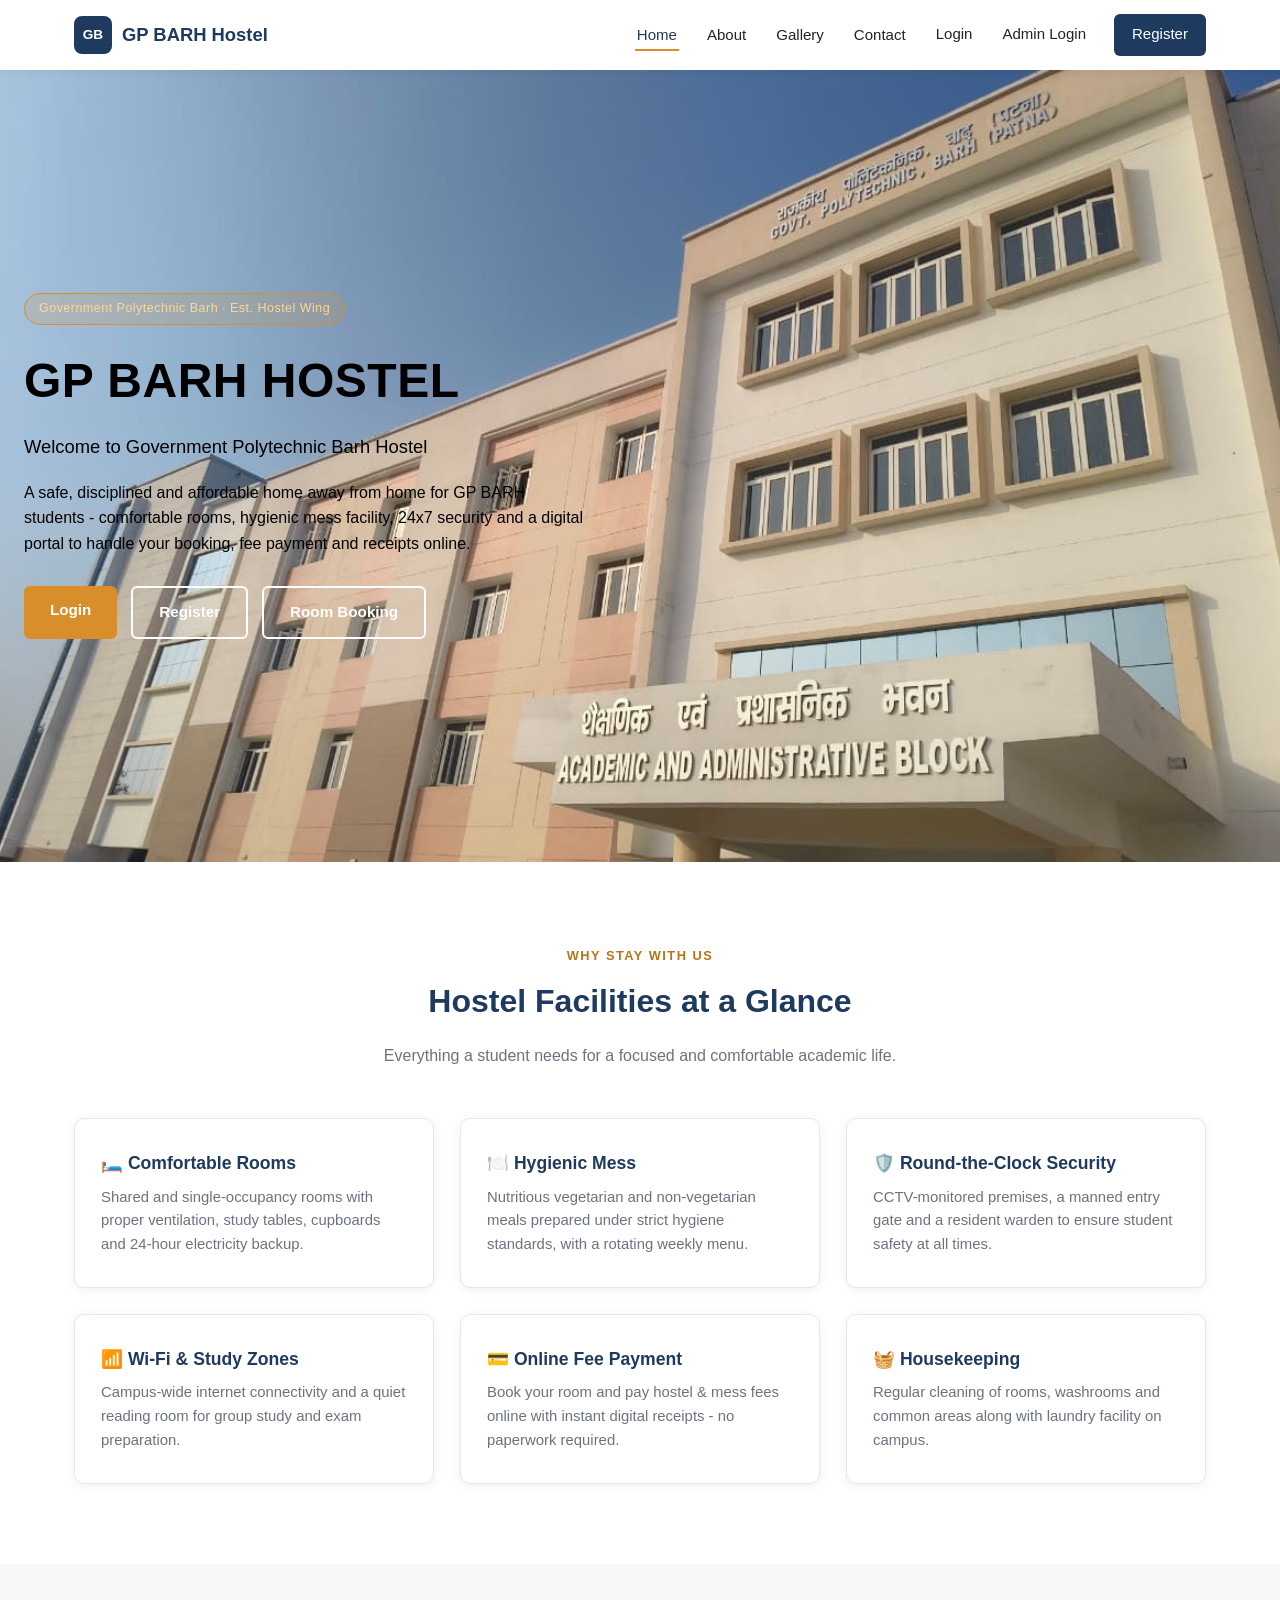
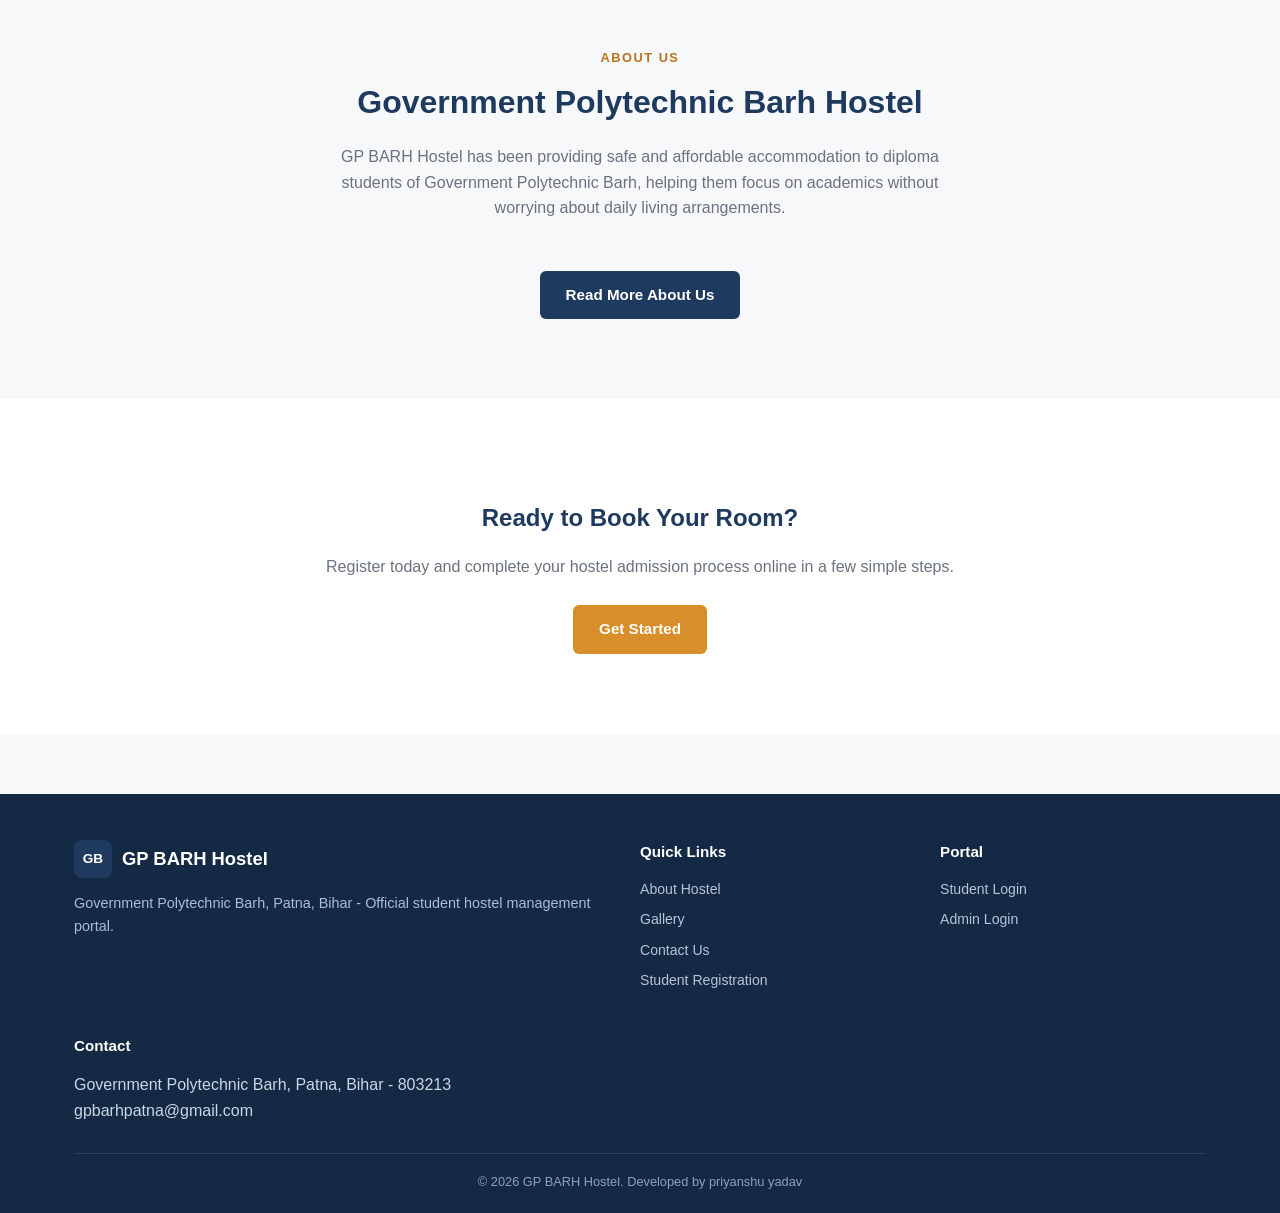
<file: index.html>
<!DOCTYPE html>
<html lang="en">
<head>
<meta charset="UTF-8" />
<meta name="viewport" content="width=device-width, initial-scale=1.0" />
<title>GP BARH Hostel | Government Polytechnic Barh</title>
<meta name="description" content="Official hostel management portal for Government Polytechnic Barh (GP BARH) - room booking, mess facility, fee payment and student services." />
<link rel="stylesheet" href="css/style.css" />
</head>
<body>

<!-- ===== Navbar ===== -->
<nav class="navbar">
  <div class="nav-inner">
    <a href="index.html" class="brand">
      <span class="brand-badge">GB</span>
      GP BARH Hostel
    </a>
    <ul class="nav-links" id="navLinks">
      <li><a href="index.html">Home</a></li>
      <li><a href="about.html">About</a></li>
      <li><a href="gallery.html">Gallery</a></li>
      <li><a href="contact.html">Contact</a></li>
      <li id="navAuthSlot" style="display:flex; gap:26px; align-items:center;">
        <a href="login.html">Login</a>
        <a href="admin-login.html">Admin Login</a>
        <a href="register.html" class="nav-cta">Register</a>
      </li>
    </ul>
    <button class="hamburger" id="hamburger" aria-label="Toggle menu">
      <span></span><span></span><span></span>
    </button>
  </div>
</nav>

<!-- ===== Hero ===== -->
<header class="hero">
  <div class="hero-content">
    <span class="tagline">Government Polytechnic Barh &middot; Est. Hostel Wing</span>
    <h1>GP BARH HOSTEL</h1>
    <h2>Welcome to Government Polytechnic Barh Hostel</h2>
    <p>
      A safe, disciplined and affordable home away from home for GP BARH students -
      comfortable rooms, hygienic mess facility, 24x7 security and a digital portal
      to handle your booking, fee payment and receipts online.
    </p>
    <div class="hero-buttons">
      <a href="login.html" class="btn btn-primary">Login</a>
      <a href="register.html" class="btn btn-outline">Register</a>
      <a href="login.html#roombook" class="btn btn-outline">Room Booking</a>
    </div>
  </div>
</header>

<!-- ===== Highlights ===== -->
<section class="section section-alt">
  <div class="container">
    <div class="section-header">
      <span class="eyebrow">Why Stay With Us</span>
      <h2>Hostel Facilities at a Glance</h2>
      <p>Everything a student needs for a focused and comfortable academic life.</p>
    </div>
    <div class="grid grid-3">
      <div class="card">
        <h3>🛏️ Comfortable Rooms</h3>
        <p>Shared and single-occupancy rooms with proper ventilation, study tables, cupboards and 24-hour electricity backup.</p>
      </div>
      <div class="card">
        <h3>🍽️ Hygienic Mess</h3>
        <p>Nutritious vegetarian and non-vegetarian meals prepared under strict hygiene standards, with a rotating weekly menu.</p>
      </div>
      <div class="card">
        <h3>🛡️ Round-the-Clock Security</h3>
        <p>CCTV-monitored premises, a manned entry gate and a resident warden to ensure student safety at all times.</p>
      </div>
      <div class="card">
        <h3>📶 Wi-Fi &amp; Study Zones</h3>
        <p>Campus-wide internet connectivity and a quiet reading room for group study and exam preparation.</p>
      </div>
      <div class="card">
        <h3>💳 Online Fee Payment</h3>
        <p>Book your room and pay hostel &amp; mess fees online with instant digital receipts - no paperwork required.</p>
      </div>
      <div class="card">
        <h3>🧺 Housekeeping</h3>
        <p>Regular cleaning of rooms, washrooms and common areas along with laundry facility on campus.</p>
      </div>
    </div>
  </div>
</section>

<!-- ===== About preview ===== -->
<section class="section">
  <div class="container">
    <div class="section-header">
      <span class="eyebrow">About Us</span>
      <h2>Government Polytechnic Barh Hostel</h2>
      <p>
        GP BARH Hostel has been providing safe and affordable accommodation to diploma students
        of Government Polytechnic Barh, helping them focus on academics without worrying about
        daily living arrangements.
      </p>
    </div>
    <div class="text-center">
      <a href="about.html" class="btn btn-dark">Read More About Us</a>
    </div>
  </div>
</section>

<!-- ===== CTA ===== -->
<section class="section section-alt">
  <div class="container text-center">
    <h2 style="color:var(--primary); margin-bottom:10px;">Ready to Book Your Room?</h2>
    <p style="color:var(--muted); margin-bottom:26px;">Register today and complete your hostel admission process online in a few simple steps.</p>
    <a href="register.html" class="btn btn-primary">Get Started</a>
  </div>
</section>

<!-- ===== Footer ===== -->
<footer class="footer">
  <div class="container">
    <div class="footer-grid">
      <div>
        <div class="brand" style="color:#fff; margin-bottom:10px;"><span class="brand-badge">GB</span> GP BARH Hostel</div>
        <p style="color:#a9bdd6; font-size:0.9rem;">Government Polytechnic Barh, Patna, Bihar - Official student hostel management portal.</p>
      </div>
      <div>
        <h4>Quick Links</h4>
        <ul>
          <li><a href="about.html">About Hostel</a></li>
          <li><a href="gallery.html">Gallery</a></li>
          <li><a href="contact.html">Contact Us</a></li>
          <li><a href="register.html">Student Registration</a></li>
        </ul>
      </div>
      <div>
        <h4>Portal</h4>
        <ul>
          <li><a href="login.html">Student Login</a></li>
          <li><a href="admin-login.html">Admin Login</a></li>
        </ul>
      </div>
      <div>
        <h4>Contact</h4>
        <ul>
          <li>Government Polytechnic Barh, Patna, Bihar - 803213</li>
          <li>gpbarhpatna@gmail.com</li>
        </ul>
      </div>
    </div>
    <div class="footer-bottom">&copy; 2026 GP BARH Hostel. Developed by priyanshu yadav </div>
  </div>
</footer>

<script src="js/main.js"></script>
</body>
</html>
</file>
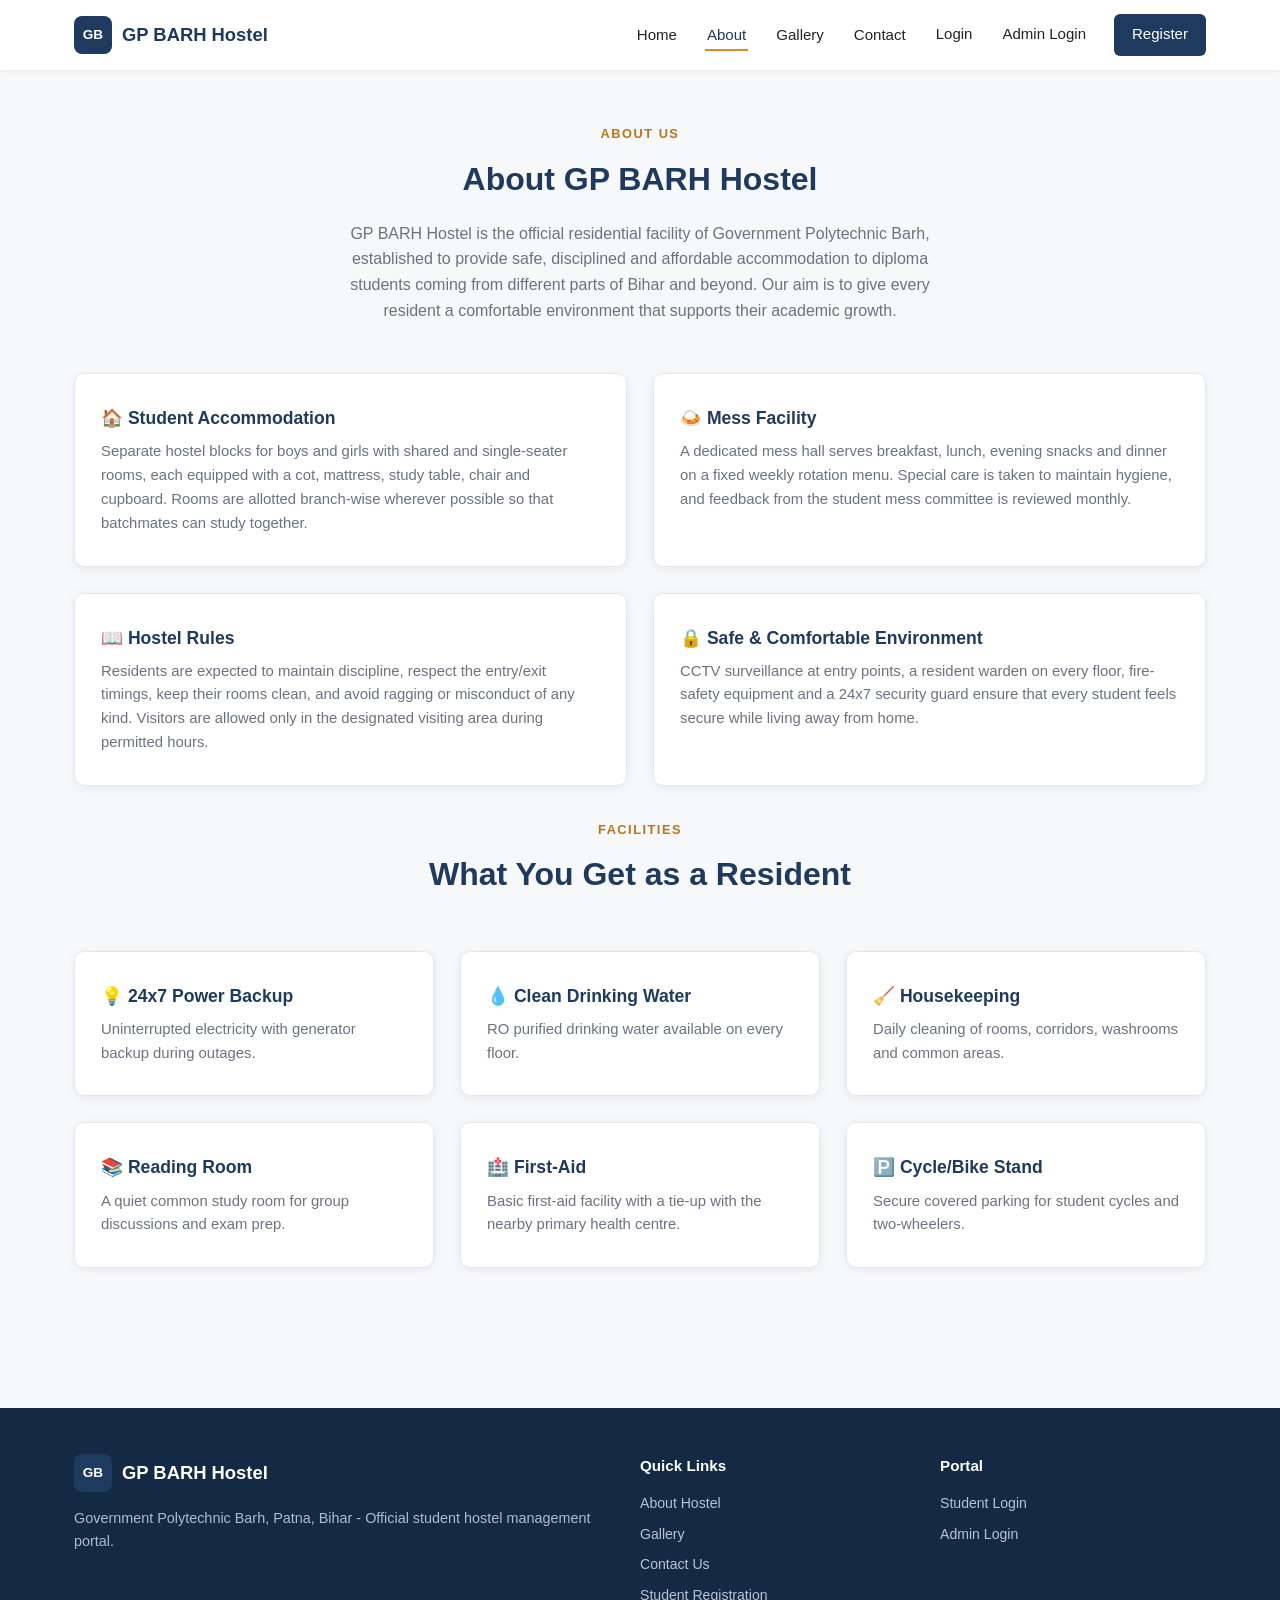
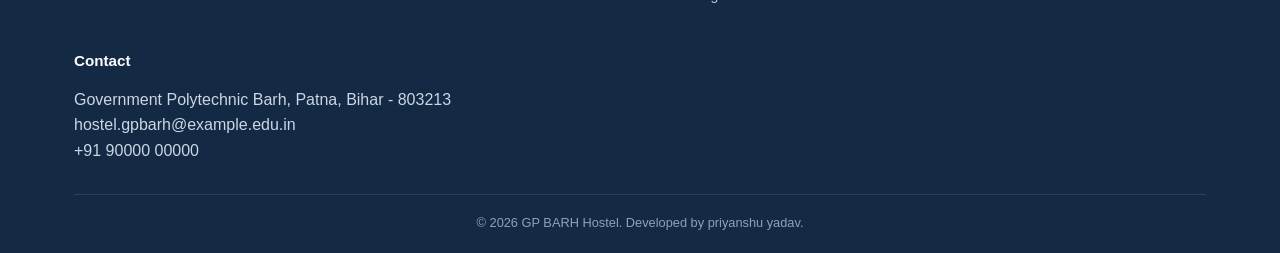
<file: about.html>
<!DOCTYPE html>
<html lang="en">
<head>
<meta charset="UTF-8" />
<meta name="viewport" content="width=device-width, initial-scale=1.0" />
<title>About | GP BARH Hostel</title>
<link rel="stylesheet" href="css/style.css"/>
</head>
<body>

<nav class="navbar">
  <div class="nav-inner">
    <a href="index.html" class="brand"><span class="brand-badge">GB</span>GP BARH Hostel</a>
    <ul class="nav-links" id="navLinks">
      <li><a href="index.html">Home</a></li>
      <li><a href="about.html">About</a></li>
      <li><a href="gallery.html">Gallery</a></li>
      <li><a href="contact.html">Contact</a></li>
      <li id="navAuthSlot" style="display:flex; gap:26px; align-items:center;">
        <a href="login.html">Login</a>
        <a href="admin-login.html">Admin Login</a>
        <a href="register.html" class="nav-cta">Register</a>
      </li>
    </ul>
    <button class="hamburger" id="hamburger" aria-label="Toggle menu"><span></span><span></span><span></span></button>
  </div>
</nav>

<section class="section" style="padding-top:50px;">
  <div class="container">
    <div class="section-header">
      <span class="eyebrow">About Us</span>
      <h2>About GP BARH Hostel</h2>
      <p>
        GP BARH Hostel is the official residential facility of Government Polytechnic Barh,
        established to provide safe, disciplined and affordable accommodation to diploma
        students coming from different parts of Bihar and beyond. Our aim is to give every
        resident a comfortable environment that supports their academic growth.
      </p>
    </div>

    <div class="grid grid-2 mt-2">
      <div class="card">
        <h3>🏠 Student Accommodation</h3>
        <p>Separate hostel blocks for boys and girls with shared and single-seater rooms,
        each equipped with a cot, mattress, study table, chair and cupboard. Rooms are allotted
        branch-wise wherever possible so that batchmates can study together.</p>
      </div>
      <div class="card">
        <h3>🍛 Mess Facility</h3>
        <p>A dedicated mess hall serves breakfast, lunch, evening snacks and dinner on a
        fixed weekly rotation menu. Special care is taken to maintain hygiene, and feedback
        from the student mess committee is reviewed monthly.</p>
      </div>
      <div class="card">
        <h3>📖 Hostel Rules</h3>
        <p>Residents are expected to maintain discipline, respect the entry/exit timings,
        keep their rooms clean, and avoid ragging or misconduct of any kind. Visitors are
        allowed only in the designated visiting area during permitted hours.</p>
      </div>
      <div class="card">
        <h3>🔒 Safe &amp; Comfortable Environment</h3>
        <p>CCTV surveillance at entry points, a resident warden on every floor, fire-safety
        equipment and a 24x7 security guard ensure that every student feels secure while
        living away from home.</p>
      </div>
    </div>

    <div class="section-header mt-3">
      <span class="eyebrow">Facilities</span>
      <h2>What You Get as a Resident</h2>
    </div>
    <div class="grid grid-3">
      <div class="card"><h3>💡 24x7 Power Backup</h3><p>Uninterrupted electricity with generator backup during outages.</p></div>
      <div class="card"><h3>💧 Clean Drinking Water</h3><p>RO purified drinking water available on every floor.</p></div>
      <div class="card"><h3>🧹 Housekeeping</h3><p>Daily cleaning of rooms, corridors, washrooms and common areas.</p></div>
      <div class="card"><h3>📚 Reading Room</h3><p>A quiet common study room for group discussions and exam prep.</p></div>
      <div class="card"><h3>🏥 First-Aid</h3><p>Basic first-aid facility with a tie-up with the nearby primary health centre.</p></div>
      <div class="card"><h3>🅿️ Cycle/Bike Stand</h3><p>Secure covered parking for student cycles and two-wheelers.</p></div>
    </div>
  </div>
</section>

<footer class="footer">
  <div class="container">
    <div class="footer-grid">
      <div>
        <div class="brand" style="color:#fff; margin-bottom:10px;"><span class="brand-badge">GB</span> GP BARH Hostel</div>
        <p style="color:#a9bdd6; font-size:0.9rem;">Government Polytechnic Barh, Patna, Bihar - Official student hostel management portal.</p>
      </div>
      <div><h4>Quick Links</h4><ul><li><a href="about.html">About Hostel</a></li><li><a href="gallery.html">Gallery</a></li><li><a href="contact.html">Contact Us</a></li><li><a href="register.html">Student Registration</a></li></ul></div>
      <div><h4>Portal</h4><ul><li><a href="login.html">Student Login</a></li><li><a href="admin-login.html">Admin Login</a></li></ul></div>
      <div><h4>Contact</h4><ul><li>Government Polytechnic Barh, Patna, Bihar - 803213</li><li>hostel.gpbarh@example.edu.in</li><li>+91 90000 00000</li></ul></div>
    </div>
    <div class="footer-bottom">&copy; 2026 GP BARH Hostel. Developed by priyanshu yadav.</div>
  </div>
</footer>

<script src="js/main.js"></script>
</body>
</html>
</file>
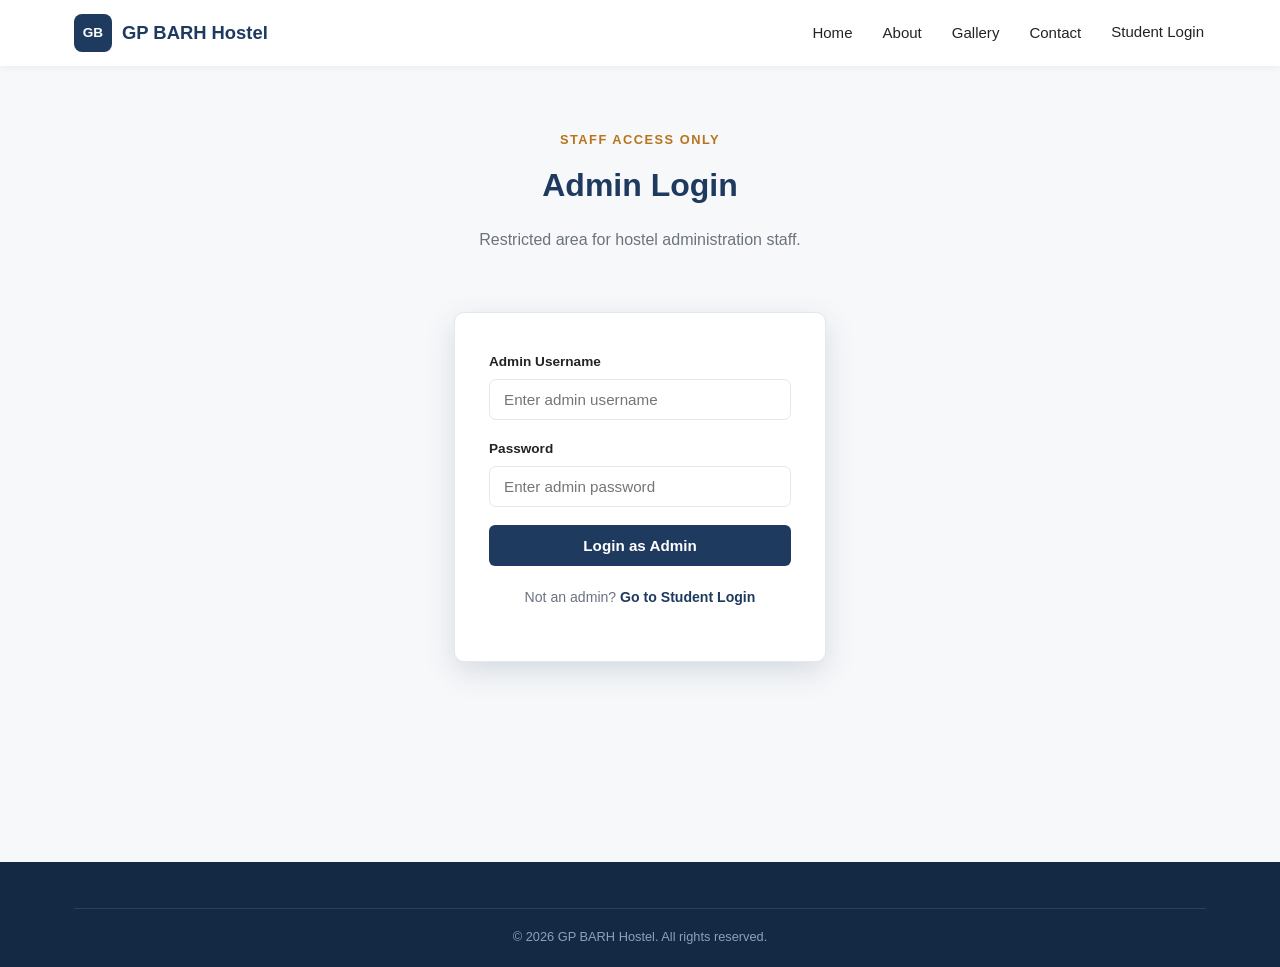
<file: admin-dashboard.html>
<!DOCTYPE html>
<html lang="en">
<head>
<meta charset="UTF-8" />
<meta name="viewport" content="width=device-width, initial-scale=1.0" />
<title>Admin Panel | GP BARH Hostel</title>
<link rel="stylesheet" href="css/style.css" />
</head>
<body>

<nav class="navbar">
  <div class="nav-inner">
    <a href="index.html" class="brand"><span class="brand-badge">GB</span>GP BARH Hostel &middot; Admin</a>
  </div>
</nav>

<div class="dash-layout">
  <aside class="sidebar">
    <div class="side-title">Admin Panel</div>
    <a href="#dashboard" class="admin-nav-link active" data-tab="dashboard">📊 Dashboard</a>
    <a href="#students" class="admin-nav-link" data-tab="students">🎓 Students</a>
    <a href="#registrations" class="admin-nav-link" data-tab="students">📝 Registrations</a>
    <a href="#bookings" class="admin-nav-link" data-tab="bookings">🛏️ Room Bookings</a>
    <a href="#payments" class="admin-nav-link" data-tab="payments">💳 Payments</a>
    <a href="#receipts" class="admin-nav-link" data-tab="payments">🧾 Receipts</a>
    <a href="#messages" class="admin-nav-link" data-tab="messages">✉️ Contact Messages</a>
    <a href="#gallery" class="admin-nav-link" data-tab="gallery">🖼️ Gallery</a>
    <a href="#" id="adminLogoutLink">🚪 Logout</a>
  </aside>

  <main class="dash-main">
    <div class="dash-header">
      <h1 id="tabTitle">Dashboard</h1>
      <div class="user-chip">🛡️ <span id="adminChipName">Admin</span></div>
    </div>

    <!-- DASHBOARD TAB -->
    <section class="admin-tab" id="tab-dashboard">
      <div class="stats-grid">
        <div class="stat-card"><div class="value" id="statTotalStudents">-</div><div class="label">Total Students</div></div>
        <div class="stat-card"><div class="value" id="statTotalRegistrations">-</div><div class="label">Total Registrations</div></div>
        <div class="stat-card"><div class="value" id="statTotalBookings">-</div><div class="label">Total Room Bookings</div></div>
        <div class="stat-card"><div class="value" id="statSuccessfulPayments">-</div><div class="label">Successful Payments</div></div>
        <div class="stat-card"><div class="value" id="statPendingPayments">-</div><div class="label">Pending Payments</div></div>
        <div class="stat-card"><div class="value" id="statTotalMessages">-</div><div class="label">Contact Messages</div></div>
      </div>
    </section>

    <!-- STUDENTS TAB -->
    <section class="admin-tab" id="tab-students" style="display:none;">
      <div class="table-wrap">
        <div class="table-toolbar">
          <input type="text" id="studentSearch" placeholder="Search by name, email, reg. no, branch..." />
          <span id="studentCount" style="color:var(--muted); font-size:0.85rem;"></span>
        </div>
        <div style="overflow-x:auto;">
          <table class="data-table">
            <thead><tr><th>ID</th><th>Name</th><th>Email</th><th>Mobile</th><th>Reg. No.</th><th>Branch</th><th>Registered On</th><th>Status</th></tr></thead>
            <tbody id="studentsTableBody"></tbody>
          </table>
        </div>
        <div class="pagination" id="studentsPagination"></div>
      </div>
    </section>

    <!-- BOOKINGS TAB -->
    <section class="admin-tab" id="tab-bookings" style="display:none;">
      <div class="table-wrap">
        <div class="table-toolbar"><strong>All Room Bookings</strong></div>
        <div style="overflow-x:auto;">
          <table class="data-table">
            <thead><tr><th>ID</th><th>Student</th><th>Reg. No.</th><th>Branch</th><th>Hostel Fee</th><th>Mess Fee</th><th>Total</th><th>Booking Status</th><th>Payment Status</th><th>Date</th></tr></thead>
            <tbody id="bookingsTableBody"></tbody>
          </table>
        </div>
      </div>
    </section>

    <!-- PAYMENTS TAB -->
    <section class="admin-tab" id="tab-payments" style="display:none;">
      <div class="table-wrap">
        <div class="table-toolbar"><strong>Payment Management</strong></div>
        <div style="overflow-x:auto;">
          <table class="data-table">
            <thead><tr><th>Payment ID</th><th>Student</th><th>Reg. No.</th><th>UTR No.</th><th>Total Amount</th><th>Payment Date</th><th>Status</th><th>Update</th></tr></thead>
            <tbody id="paymentsTableBody"></tbody>
          </table>
        </div>
      </div>
    </section>

    <!-- MESSAGES TAB -->
    <section class="admin-tab" id="tab-messages" style="display:none;">
      <div class="table-wrap">
        <div class="table-toolbar"><strong>Contact Messages</strong></div>
        <div style="overflow-x:auto;">
          <table class="data-table">
            <thead><tr><th>Name</th><th>Email</th><th>Phone</th><th>Message</th><th>Date</th><th>Status</th><th>Update</th></tr></thead>
            <tbody id="messagesTableBody"></tbody>
          </table>
        </div>
      </div>
    </section>

    <!-- GALLERY TAB -->
    <section class="admin-tab" id="tab-gallery" style="display:none;">
      <div class="card mb-2">
        <h3>Add Gallery Image</h3>
        <div id="galleryAlert" class="alert-box"></div>
        <form id="addGalleryForm" class="form-row" style="align-items:flex-end;">
          <div class="form-group">
            <label for="galleryTitle">Title (optional)</label>
            <input type="text" id="galleryTitle" placeholder="e.g. Hostel Block A" />
          </div>
          <div class="form-group">
            <label for="galleryUrl">Image URL</label>
            <input type="text" id="galleryUrl" placeholder="https://... or images/gallery/photo.jpg" required />
          </div>
          <button type="submit" class="btn btn-primary" style="height:44px;">Add Image</button>
        </form>
      </div>
      <div class="gallery-grid" id="adminGalleryGrid"></div>
    </section>
  </main>
</div>

<script src="js/main.js"></script>
<script src="js/admin.js"></script>
</body>
</html>
</file>
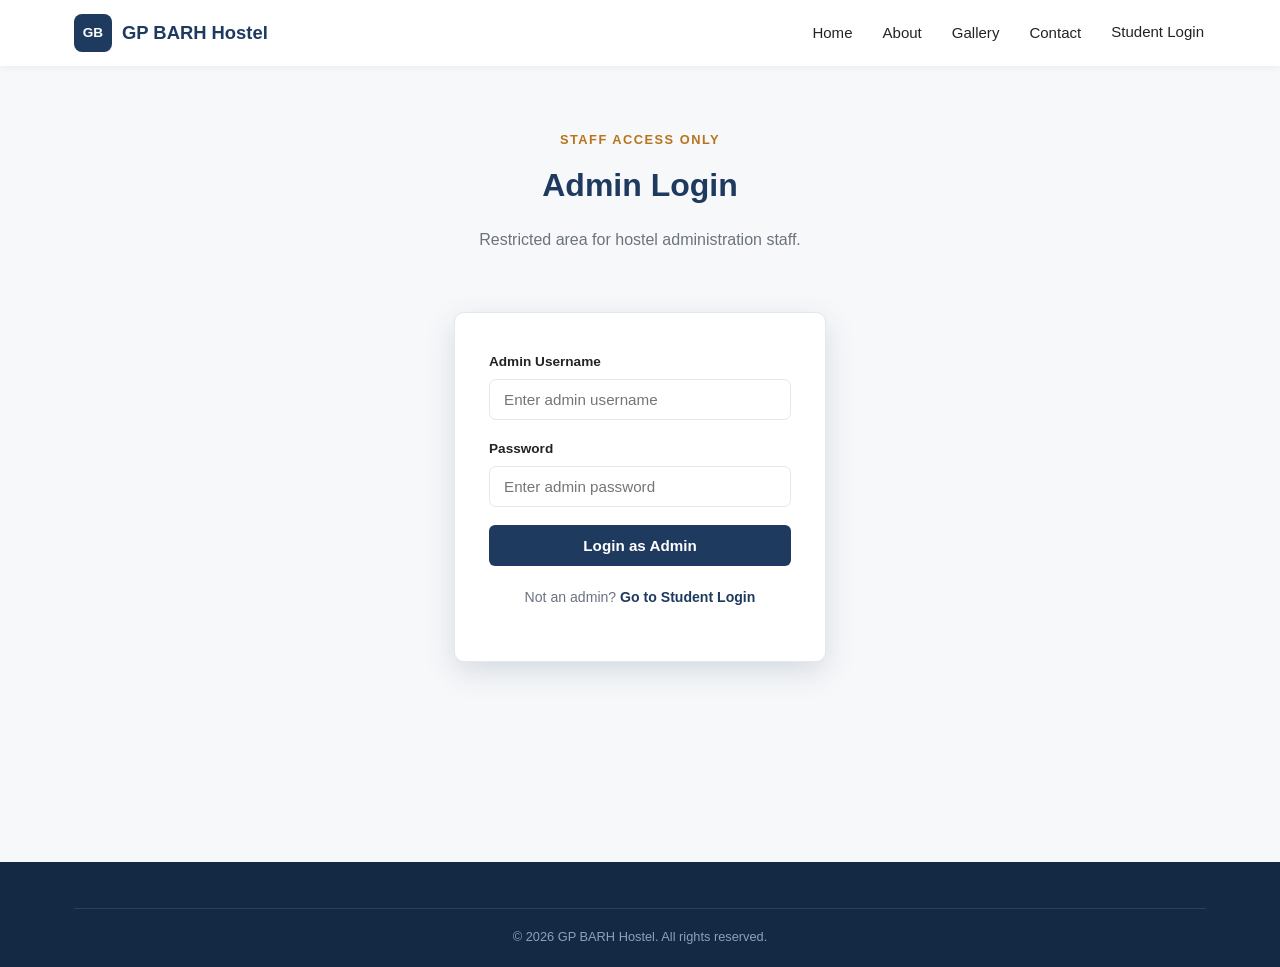
<file: admin-login.html>
<!DOCTYPE html>
<html lang="en">
<head>
<meta charset="UTF-8" />
<meta name="viewport" content="width=device-width, initial-scale=1.0" />
<title>Admin Login | GP BARH Hostel</title>
<link rel="stylesheet" href="css/style.css" />
</head>
<body>

<nav class="navbar">
  <div class="nav-inner">
    <a href="index.html" class="brand"><span class="brand-badge">GB</span>GP BARH Hostel</a>
    <ul class="nav-links" id="navLinks">
      <li><a href="index.html">Home</a></li>
      <li><a href="about.html">About</a></li>
      <li><a href="gallery.html">Gallery</a></li>
      <li><a href="contact.html">Contact</a></li>
      <li style="display:flex; gap:26px; align-items:center;">
        <a href="login.html">Student Login</a>
      </li>
    </ul>
    <button class="hamburger" id="hamburger" aria-label="Toggle menu"><span></span><span></span><span></span></button>
  </div>
</nav>

<section class="section" style="padding-top:60px;">
  <div class="container" style="max-width:420px;">
    <div class="section-header">
      <span class="eyebrow">Staff Access Only</span>
      <h2>Admin Login</h2>
      <p>Restricted area for hostel administration staff.</p>
    </div>

    <div class="form-wrap">
      <div id="adminLoginAlert" class="alert-box"></div>
      <form id="adminLoginForm" novalidate>
        <div class="form-group">
          <label for="username">Admin Username</label>
          <input type="text" id="username" placeholder="Enter admin username" required />
        </div>
        <div class="form-group">
          <label for="password">Password</label>
          <input type="password" id="password" placeholder="Enter admin password" required />
        </div>
        <button type="submit" class="btn btn-dark btn-block" id="adminLoginBtn">Login as Admin</button>
        <p class="form-footer-link">Not an admin? <a href="login.html">Go to Student Login</a></p>
      </form>
    </div>
  </div>
</section>

<footer class="footer">
  <div class="container">
    <div class="footer-bottom">&copy; 2026 GP BARH Hostel. All rights reserved.</div>
  </div>
</footer>

<script src="js/main.js"></script>
<script src="js/auth.js"></script>
</body>
</html>
</file>
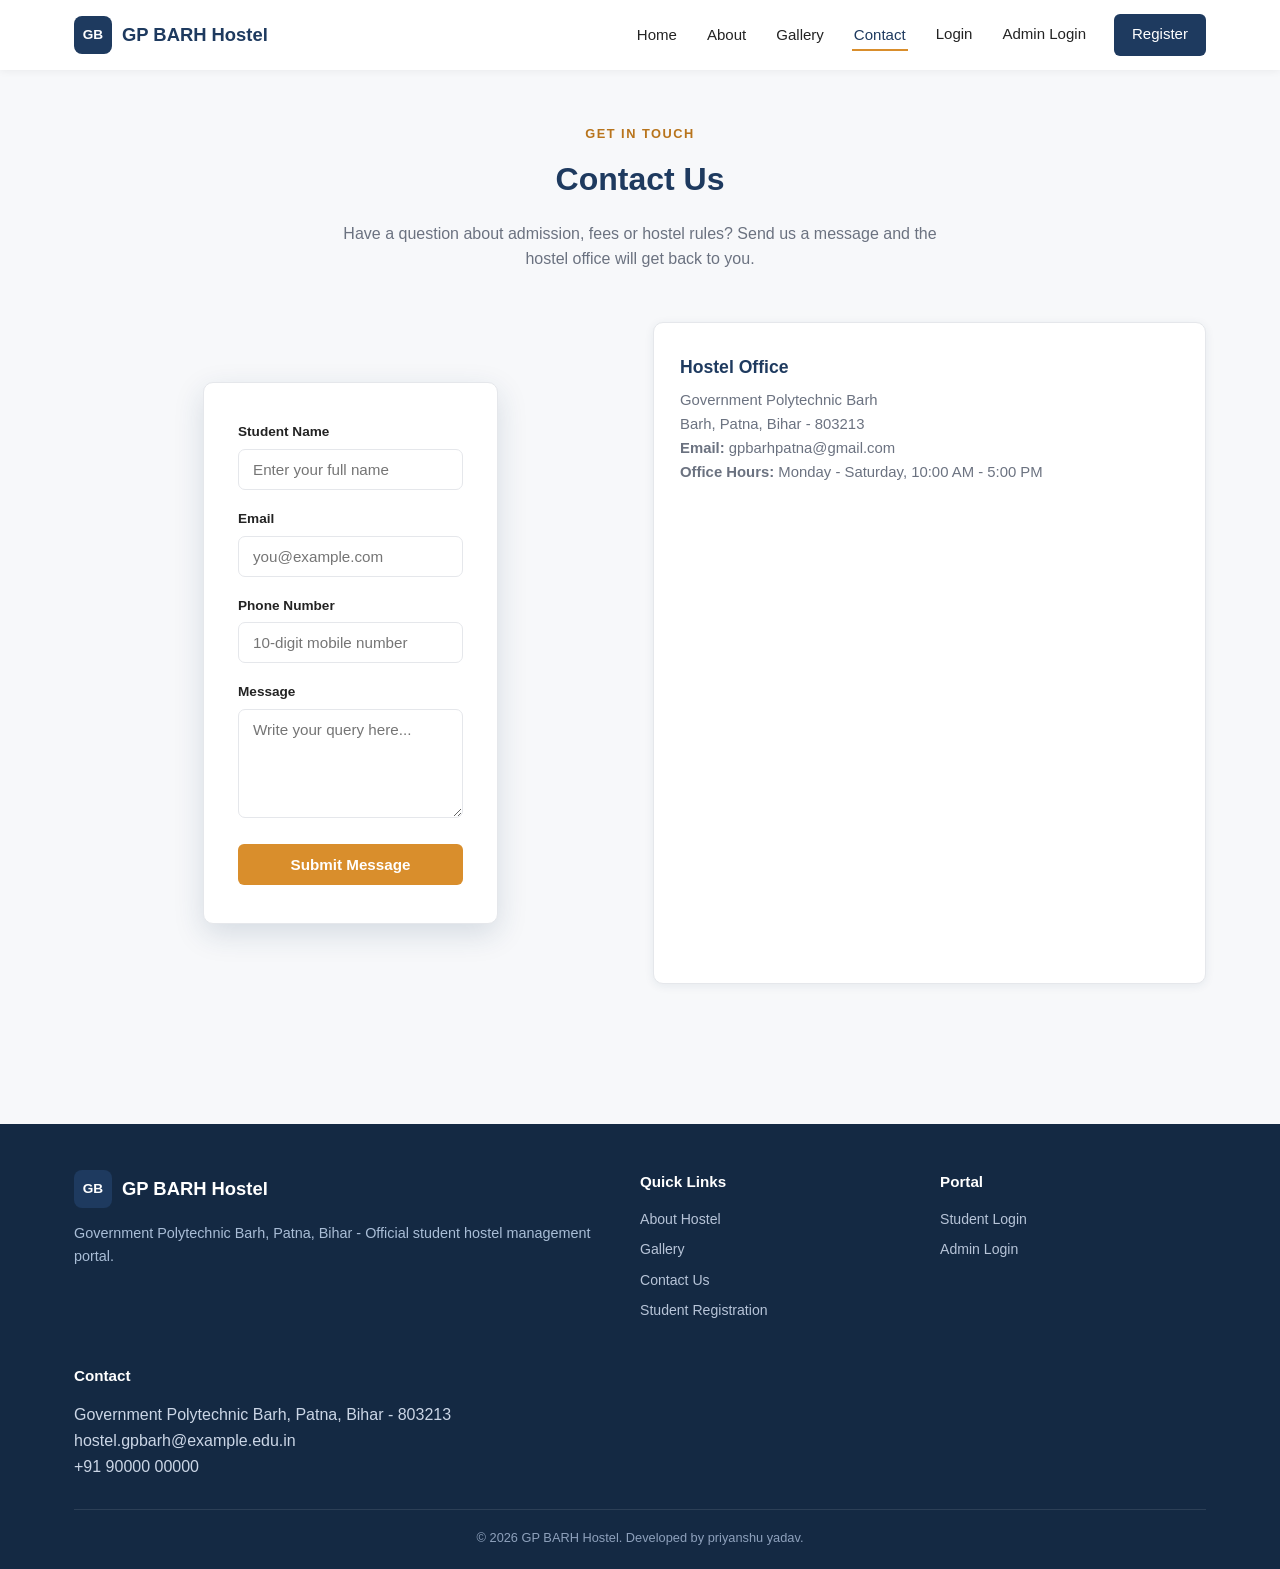
<file: contact.html>
<!DOCTYPE html>
<html lang="en">
<head>
<meta charset="UTF-8" />
<meta name="viewport" content="width=device-width, initial-scale=1.0" />
<title>Contact | GP BARH Hostel</title>
<link rel="stylesheet" href="css/style.css" />
</head>
<body>

<nav class="navbar">
  <div class="nav-inner">
    <a href="index.html" class="brand"><span class="brand-badge">GB</span>GP BARH Hostel</a>
    <ul class="nav-links" id="navLinks">
      <li><a href="index.html">Home</a></li>
      <li><a href="about.html">About</a></li>
      <li><a href="gallery.html">Gallery</a></li>
      <li><a href="contact.html">Contact</a></li>
      <li id="navAuthSlot" style="display:flex; gap:26px; align-items:center;">
        <a href="login.html">Login</a>
        <a href="admin-login.html">Admin Login</a>
        <a href="register.html" class="nav-cta">Register</a>
      </li>
    </ul>
    <button class="hamburger" id="hamburger" aria-label="Toggle menu"><span></span><span></span><span></span></button>
  </div>
</nav>

<section class="section" style="padding-top:50px;">
  <div class="container">
    <div class="section-header">
      <span class="eyebrow">Get In Touch</span>
      <h2>Contact Us</h2>
      <p>Have a question about admission, fees or hostel rules? Send us a message and the hostel office will get back to you.</p>
    </div>

    <div class="grid grid-2">
      <div class="form-wrap">
        <div id="contactAlert" class="alert-box"></div>
        <form id="contactForm" novalidate>
          <div class="form-group">
            <label for="name">Student Name</label>
            <input type="text" id="name" name="name" placeholder="Enter your full name" required />
          </div>
          <div class="form-group">
            <label for="email">Email</label>
            <input type="email" id="email" name="email" placeholder="you@example.com" required />
          </div>
          <div class="form-group">
            <label for="phone">Phone Number</label>
            <input type="tel" id="phone" name="phone" placeholder="10-digit mobile number" required />
          </div>
          <div class="form-group">
            <label for="message">Message</label>
            <textarea id="message" name="message" rows="5" placeholder="Write your query here..." required></textarea>
          </div>
          <button type="submit" class="btn btn-primary btn-block" id="contactSubmitBtn">Submit Message</button>
        </form>
      </div>

      <div class="card">
        <h3>Hostel Office</h3>
        <p>Government Polytechnic Barh<br />Barh, Patna, Bihar - 803213</p>
        <p><strong>Email:</strong> gpbarhpatna@gmail.com</p>
        <p><strong>Office Hours:</strong> Monday - Saturday, 10:00 AM - 5:00 PM</p>
      </div>
    </div>
  </div>
</section>

<footer class="footer">
  <div class="container">
    <div class="footer-grid">
      <div><div class="brand" style="color:#fff; margin-bottom:10px;"><span class="brand-badge">GB</span> GP BARH Hostel</div><p style="color:#a9bdd6; font-size:0.9rem;">Government Polytechnic Barh, Patna, Bihar - Official student hostel management portal.</p></div>
      <div><h4>Quick Links</h4><ul><li><a href="about.html">About Hostel</a></li><li><a href="gallery.html">Gallery</a></li><li><a href="contact.html">Contact Us</a></li><li><a href="register.html">Student Registration</a></li></ul></div>
      <div><h4>Portal</h4><ul><li><a href="login.html">Student Login</a></li><li><a href="admin-login.html">Admin Login</a></li></ul></div>
      <div><h4>Contact</h4><ul><li>Government Polytechnic Barh, Patna, Bihar - 803213</li><li>hostel.gpbarh@example.edu.in</li><li>+91 90000 00000</li></ul></div>
    </div>
    <div class="footer-bottom">&copy; 2026 GP BARH Hostel. Developed by priyanshu yadav.</div>
  </div>
</footer>

<script src="js/main.js"></script>
<script>
  const contactForm = document.getElementById("contactForm");
  const submitBtn = document.getElementById("contactSubmitBtn");

  contactForm.addEventListener("submit", async (e) => {
    e.preventDefault();
    clearFieldErrors(contactForm);
    hideAlert("contactAlert");

    const name = document.getElementById("name").value.trim();
    const email = document.getElementById("email").value.trim();
    const phone = document.getElementById("phone").value.trim();
    const message = document.getElementById("message").value.trim();

    let hasError = false;
    if (!name) { setFieldError("name", "Name is required."); hasError = true; }
    if (!/^[^\s@]+@[^\s@]+\.[^\s@]+$/.test(email)) { setFieldError("email", "Enter a valid email."); hasError = true; }
    if (!/^[6-9]\d{9}$/.test(phone)) { setFieldError("phone", "Enter a valid 10-digit mobile number."); hasError = true; }
    if (message.length < 5) { setFieldError("message", "Message is too short."); hasError = true; }
    if (hasError) return;

    setButtonLoading(submitBtn, true, "Sending...");
    try {
      const data = await apiFetch("/contact", { method: "POST", body: { name, email, phone, message } });
      showAlert("contactAlert", data.message || "Message sent successfully!", "success");
      showToast("Your message has been sent.", "success");
      contactForm.reset();
    } catch (err) {
      showAlert("contactAlert", err.message, "error");
      showToast(err.message, "error");
    } finally {
      setButtonLoading(submitBtn, false);
    }
  });
</script>
</body>
</html>
</file>
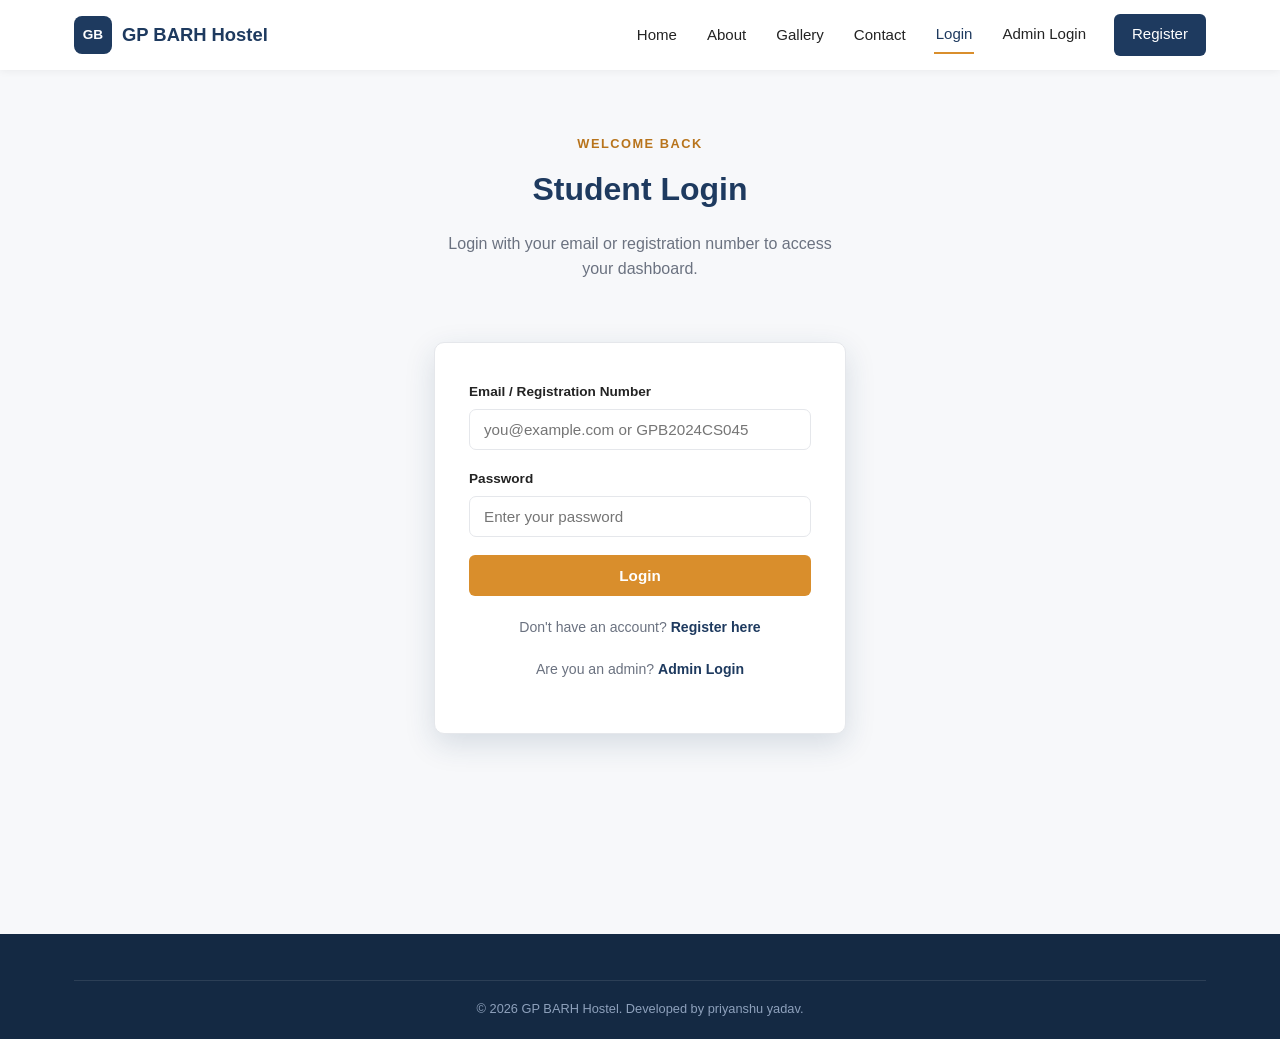
<file: dashboard.html>
<!DOCTYPE html>
<html lang="en">
<head>
<meta charset="UTF-8" />
<meta name="viewport" content="width=device-width, initial-scale=1.0" />
<title>Student Dashboard | GP BARH Hostel</title>
<link rel="stylesheet" href="css/style.css" />
</head>
<body>

<nav class="navbar">
  <div class="nav-inner">
    <a href="index.html" class="brand"><span class="brand-badge">GB</span>GP BARH Hostel</a>
  </div>
</nav>

<div class="dash-layout">
  <aside class="sidebar">
    <div class="side-title">Student Panel</div>
    <a href="dashboard.html" class="active">🏠 Dashboard</a>
    <a href="roombook.html">🛏️ Room Book</a>
    <a href="payment.html">💳 Payment</a>
    <a href="payment.html#receipt">🧾 Receipt</a>
    <a href="profile.html">👤 Profile</a>
    <a href="#" id="logoutLink">🚪 Logout</a>
  </aside>

  <main class="dash-main">
    <div class="dash-header">
      <h1>Student Dashboard</h1>
      <div class="user-chip">👋 <span id="chipName">Loading...</span></div>
    </div>

    <div class="stats-grid mb-2" id="statsGrid">
      <div class="stat-card"><div class="value" id="statBooking">-</div><div class="label">Booking Status</div></div>
      <div class="stat-card"><div class="value" id="statPayment">-</div><div class="label">Payment Status</div></div>
      <div class="stat-card"><div class="value" id="statTotalFee">-</div><div class="label">Total Fee</div></div>
    </div>

    <div class="grid grid-2">
      <div class="card">
        <h3>Student Information</h3>
        <table class="info-table">
          <tr><td>Name</td><td id="infoName">-</td></tr>
          <tr><td>Registration Number</td><td id="infoRegNo"></td></tr>
          <tr><td>Branch</td><td id="infoBranch"></td></tr>
          <tr><td>Email</td><td id="infoEmail"></td></tr>
          <tr><td>Mobile Number</td><td id="infoMobile"></td></tr>
        </table>
      </div>

      <div class="card">
        <h3>Hostel / Room Status</h3>
        <table class="info-table" id="bookingTable">
          <tr><td>Room Status</td><td id="infoBookingStatus">Not booked yet</td></tr>
          <tr><td>Payment Status</td><td id="infoPaymentStatus">-</td></tr>
          <tr><td>Hostel Fee</td><td id="infoHostelFee">-</td></tr>
          <tr><td>Mess Fee</td><td id="infoMessFee">-</td></tr>
          <tr><td>Total Fee</td><td id="infoTotalFee">-</td></tr>
        </table>
        <div class="mt-2" id="bookingActionWrap">
          <a href="roombook.html" class="btn btn-primary" id="bookingActionBtn">Book Your Room</a>
        </div>
      </div>
    </div>
  </main>
</div>

<script src="js/main.js"></script>
<script src="js/dashboard.js"></script>
</body>
</html>
</file>
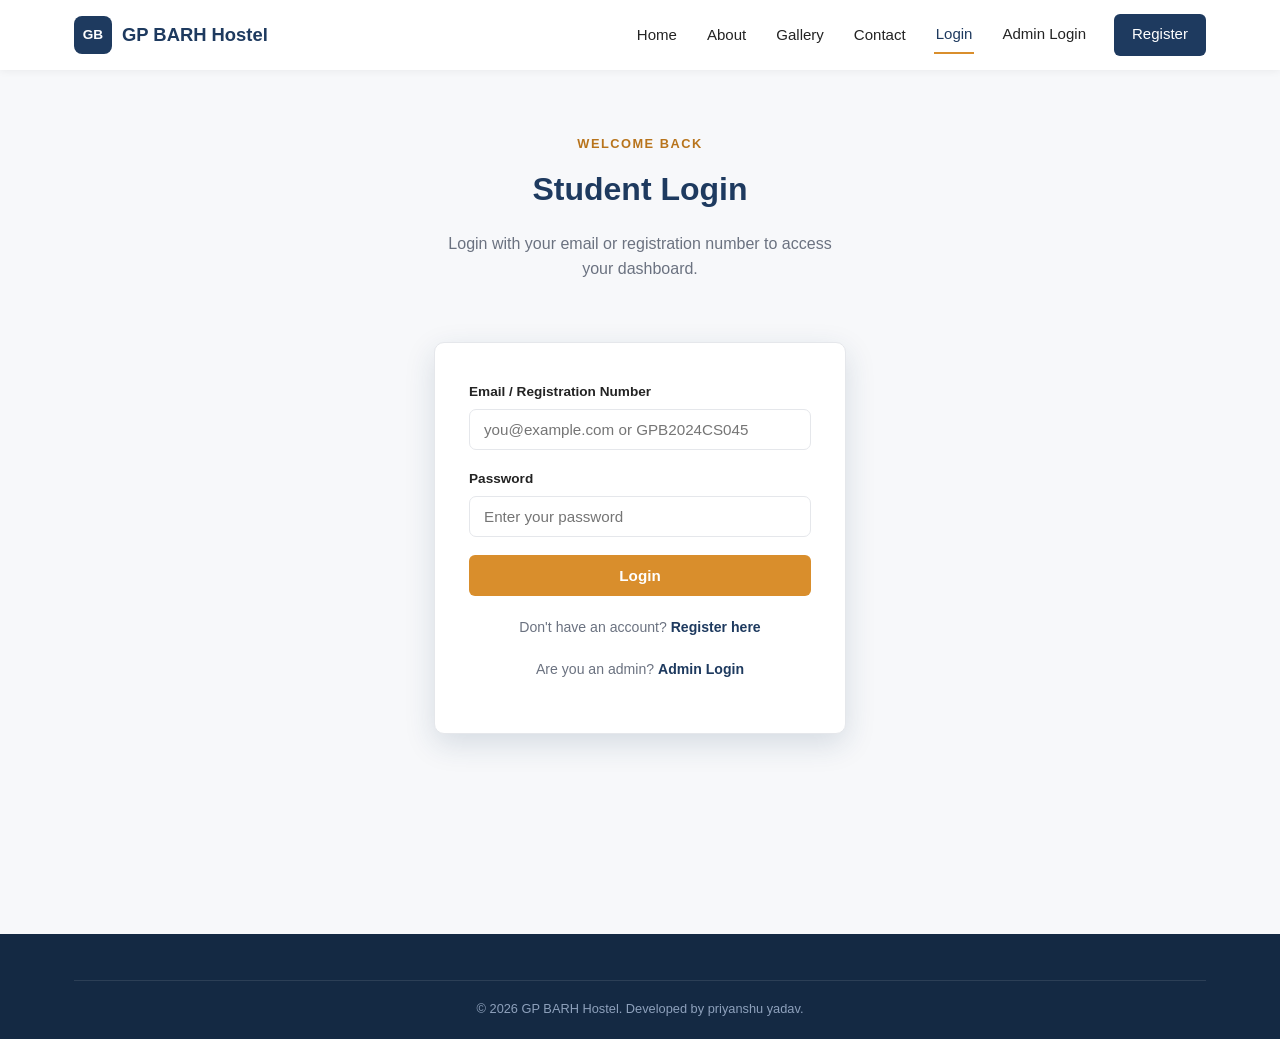
<file: login.html>
<!DOCTYPE html>
<html lang="en">
<head>
<meta charset="UTF-8" />
<meta name="viewport" content="width=device-width, initial-scale=1.0" />
<title>Student Login | GP BARH Hostel</title>
<link rel="stylesheet" href="css/style.css" />
</head>
<body>

<nav class="navbar">
  <div class="nav-inner">
    <a href="index.html" class="brand"><span class="brand-badge">GB</span>GP BARH Hostel</a>
    <ul class="nav-links" id="navLinks">
      <li><a href="index.html">Home</a></li>
      <li><a href="about.html">About</a></li>
      <li><a href="gallery.html">Gallery</a></li>
      <li><a href="contact.html">Contact</a></li>
      <li id="navAuthSlot" style="display:flex; gap:26px; align-items:center;">
        <a href="login.html">Login</a>
        <a href="admin-login.html">Admin Login</a>
        <a href="register.html" class="nav-cta">Register</a>
      </li>
    </ul>
    <button class="hamburger" id="hamburger" aria-label="Toggle menu"><span></span><span></span><span></span></button>
  </div>
</nav>

<section class="section" style="padding-top:60px;">
  <div class="container" style="max-width:460px;">
    <div class="section-header">
      <span class="eyebrow">Welcome Back</span>
      <h2>Student Login</h2>
      <p>Login with your email or registration number to access your dashboard.</p>
    </div>

    <div class="form-wrap">
      <div id="loginAlert" class="alert-box"></div>
      <form id="loginForm" novalidate>
        <div class="form-group">
          <label for="identifier">Email / Registration Number</label>
          <input type="text" id="identifier" placeholder="you@example.com or GPB2024CS045" required />
        </div>
        <div class="form-group">
          <label for="password">Password</label>
          <input type="password" id="password" placeholder="Enter your password" required />
        </div>
        <button type="submit" class="btn btn-primary btn-block" id="loginBtn">Login</button>
        <p class="form-footer-link">Don't have an account? <a href="register.html">Register here</a></p>
        <p class="form-footer-link">Are you an admin? <a href="admin-login.html">Admin Login</a></p>
      </form>
    </div>
  </div>
</section>

<footer class="footer">
  <div class="container">
    <div class="footer-bottom">&copy; 2026 GP BARH Hostel. Developed by priyanshu yadav.</div>
  </div>
</footer>

<script src="js/main.js"></script>
<script src="js/auth.js"></script>
</body>
</html>
</file>
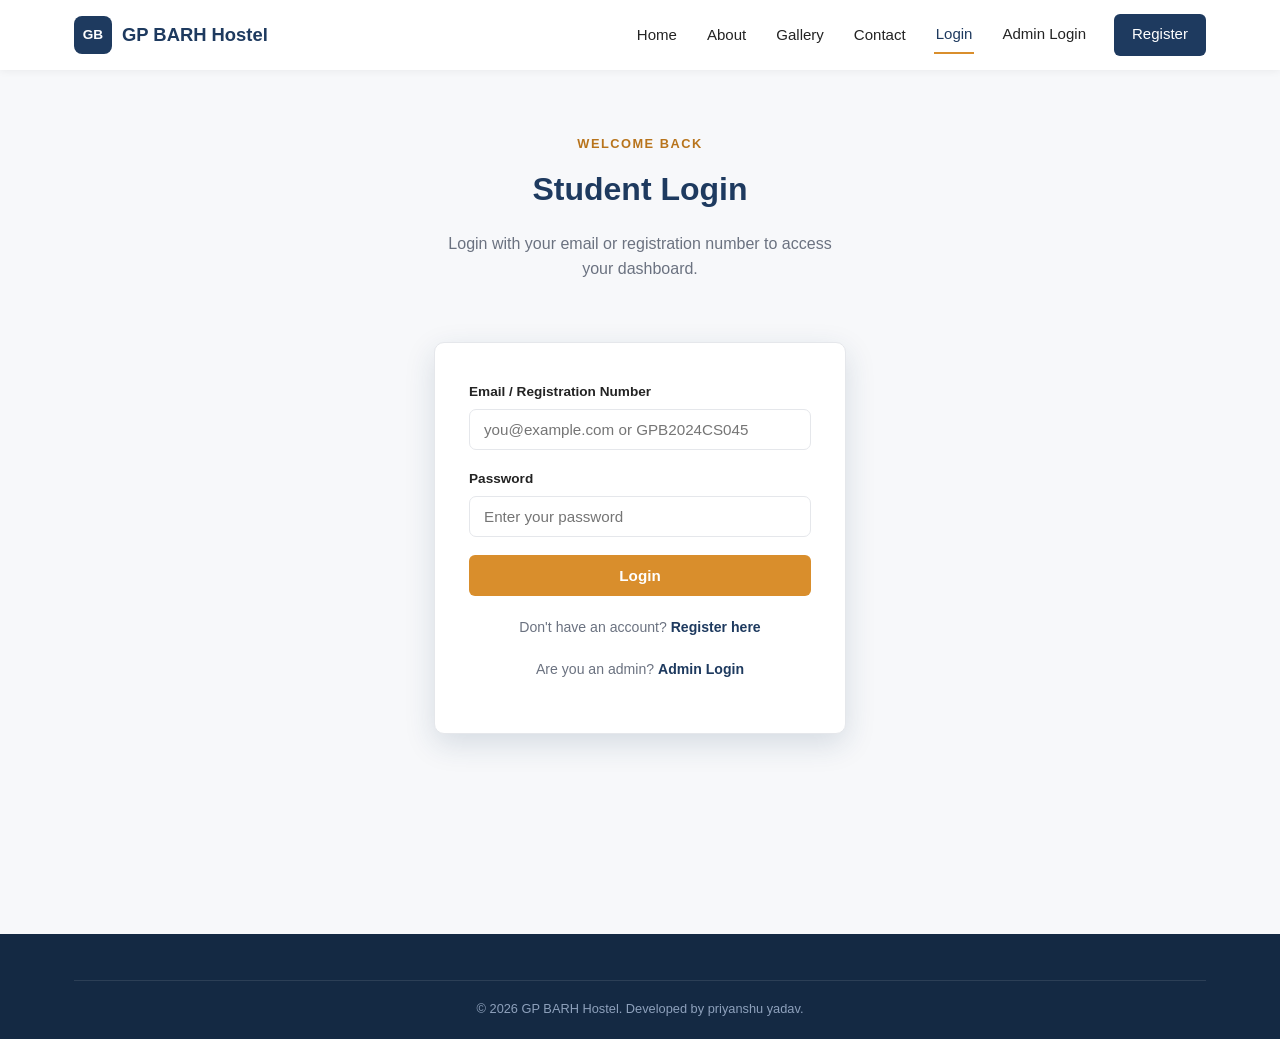
<file: payment.html>
<!DOCTYPE html>
<html lang="en">

<head>
  <meta charset="UTF-8" />
  <meta name="viewport" content="width=device-width, initial-scale=1.0" />
  <title>Payment | GP BARH Hostel</title>
  <link rel="stylesheet" href="css/style.css" />
</head>

<body>

  <nav class="navbar">
    <div class="nav-inner">
      <a href="index.html" class="brand"><span class="brand-badge">GB</span>GP BARH Hostel</a>
    </div>
  </nav>

  <div class="dash-layout">
    <aside class="sidebar">
      <div class="side-title">Student Panel</div>
      <a href="dashboard.html">🏠 Dashboard</a>
      <a href="roombook.html">🛏️ Room Book</a>
      <a href="payment.html" class="active">💳 Payment</a>
      <a href="payment.html#receipt">🧾 Receipt</a>
      <a href="profile.html">👤 Profile</a>
      <a href="#" id="logoutLink">🚪 Logout</a>
    </aside>

    <main class="dash-main">
      <div class="dash-header">
        <h1>Payment</h1>
        <div class="user-chip">👋 <span id="chipName">Loading...</span></div>
      </div>

      <div id="noBookingState" class="empty-state" style="display:none;">
        You haven't booked a room yet.
        <div class="mt-2"><a href="roombook.html" class="btn btn-primary">Book Your Room</a></div>
      </div>

      <!-- Pending / Not-yet-paid: show fee summary + QR + UTR form -->
      <div id="paymentFormState" style="display:none;">
        <div class="grid grid-2">
          <div class="card">
            <h3>Fee Summary</h3>
            <table class="info-table">
              <tr>
                <td>Student Name</td>
                <td id="sumName"></td>
              </tr>
              <tr>
                <td>Registration Number</td>
                <td id="sumRegNo"></td>
              </tr>
              <tr>
                <td>Hostel Fee</td>
                <td id="sumHostelFee"></td>
              </tr>
              <tr>
                <td>Mess Fee</td>
                <td id="sumMessFee"></td>
              </tr>
              <tr>
                <td>Total Amount</td>
                <td id="sumTotalFee"></td>
              </tr>
            </table>

            <div class="qr-box mt-2">
              <img src="images/gp.jpg" alt="Hostel Payment QR Code"
                onerror="this.src='https://api.qrserver.com/v1/create-qr-code/?size=220x220&data=GP-BARH-HOSTEL-PAYMENT'" />
              <p style="font-weight:600;">Scan &amp; Pay via UPI</p>
              <p style="color:var(--muted); font-size:0.85rem;">GP BARH Hostel Office &middot; UPI ID: gpbarhhostel@upi
              </p>
            </div>
          </div>

          <div class="form-wrap" style="margin:0;">
            <h3 style="margin-top:0;">Verify Your Payment</h3>
            <div id="paymentAlert" class="alert-box"></div>
            <form id="paymentForm" novalidate>
              <div class="form-group">
                <label for="utrNumber">UTR / Transaction Number</label>
                <input type="text" id="utrNumber" placeholder="Enter the 12-digit UTR from your payment app" required />
              </div>
              <button type="submit" class="btn btn-primary btn-block" id="paymentSubmitBtn">Verify Payment</button>
            </form>
            <p class="mt-1" style="font-size:0.82rem; color:var(--muted);">
              After you submit the UTR, the hostel administration will verify it against the bank
              statement. Your status will update to "Successful" once approved.
            </p>
          </div>
        </div>
      </div>

      <!-- Pending verification -->
      <div id="pendingState" class="card" style="display:none; text-align:center;">
        <h3>⏳ Payment Pending Verification</h3>
        <p style="color:var(--muted);">Your UTR <strong id="pendingUtr"></strong> has been submitted and is awaiting
          verification by hostel administration.</p>
        <button class="btn btn-outline" id="refreshStatusBtn"
          style="color:var(--primary); border-color: var(--primary);">Refresh Status</button>
      </div>

      <!-- Failed / rejected -->
      <div id="failedState" class="card" style="display:none; text-align:center;">
        <h3>❌ Payment Not Verified</h3>
        <p style="color:var(--muted);">Your last payment attempt (UTR: <strong id="failedUtr"></strong>) was marked as
          <strong id="failedStatus"></strong>. Please try again with a valid UTR.</p>
        <button class="btn btn-primary" id="retryPaymentBtn">Retry Payment</button>
      </div>

      <!-- Success -->
      <div id="successState" class="success-box" style="display:none;">
        <div class="success-icon">✓</div>
        <h2>Payment Successful</h2>
        <div class="card" style="max-width:480px; margin:20px auto; text-align:left;">
          <table class="info-table">
            <tr>
              <td>Student Name</td>
              <td id="okName">-</td>
            </tr>
            <tr>
              <td>Registration Number</td>
              <td id="okRegNo">-</td>
            </tr>
            <tr>
              <td>Branch</td>
              <td id="okBranch">-</td>
            </tr>
            <tr>
              <td>Hostel Fee</td>
              <td id="okHostelFee">-</td>
            </tr>
            <tr>
              <td>Mess Fee</td>
              <td id="okMessFee">-</td>
            </tr>
            <tr>
              <td>Total Fee</td>
              <td id="okTotalFee">-</td>
            </tr>
            <tr>
              <td>UTR Number</td>
              <td id="okUtr">-</td>
            </tr>
            <tr>
              <td>Payment Status</td>
              <td id="okStatus">-</td>
            </tr>
            <tr>
              <td>Payment Date</td>
              <td id="okDate">-</td>
            </tr>
          </table>
        </div>
        <button class="btn btn-primary" id="receipt">Download Receipt PDF</button>
      </div>
    </main>
  </div>

  <script src="js/main.js"></script>
  <script src="js/payment.js"></script>
</body>

</html>
</file>
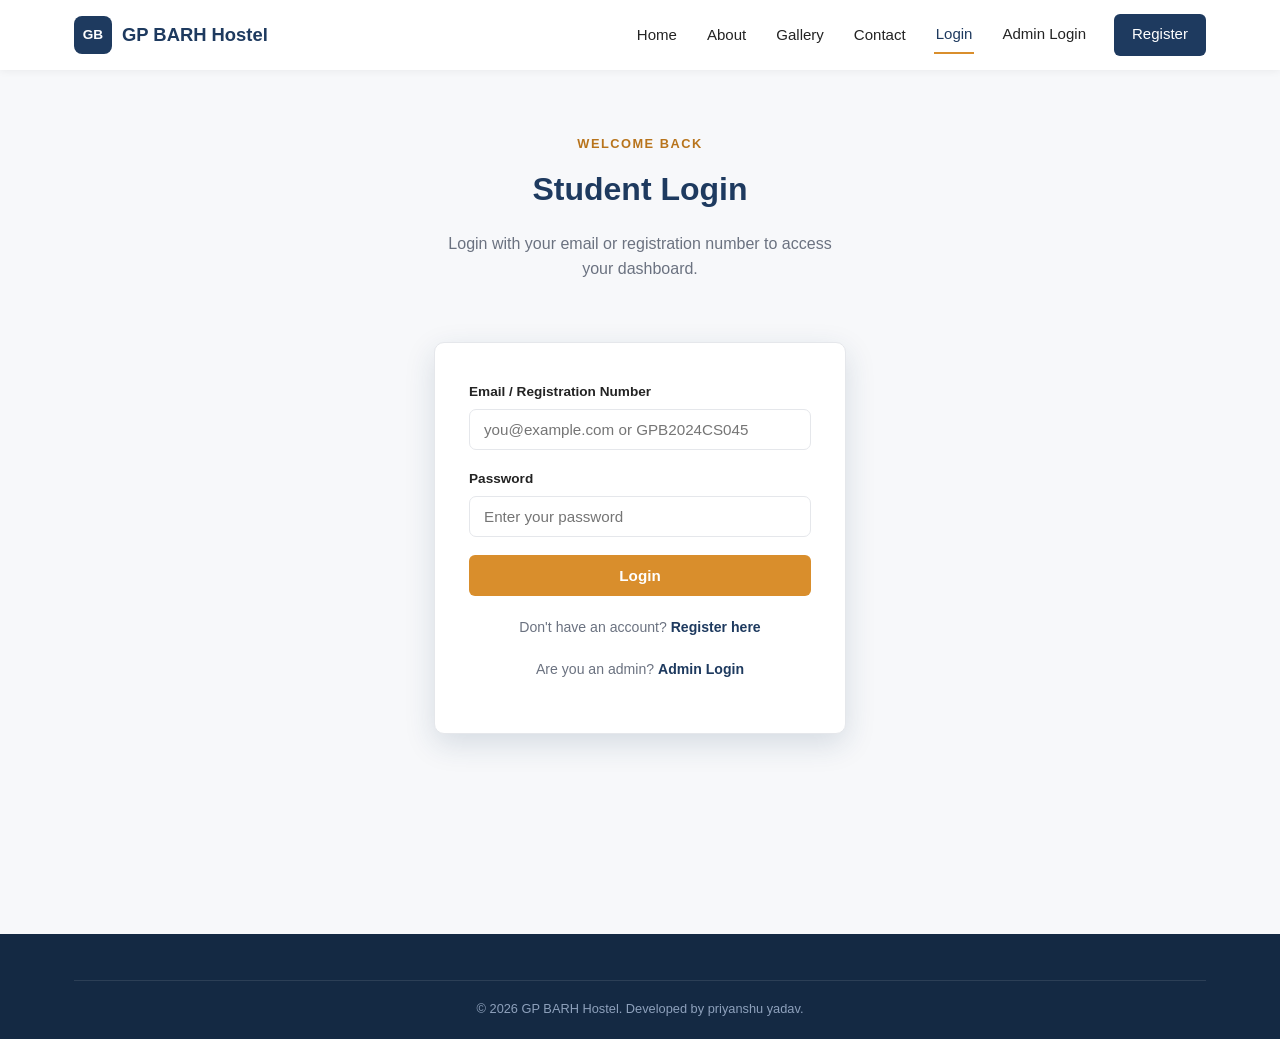
<file: profile.html>
<!DOCTYPE html>
<html lang="en">
<head>
<meta charset="UTF-8" />
<meta name="viewport" content="width=device-width, initial-scale=1.0" />
<title>My Profile | GP BARH Hostel</title>
<link rel="stylesheet" href="css/style.css" />
</head>
<body>

<nav class="navbar">
  <div class="nav-inner">
    <a href="index.html" class="brand"><span class="brand-badge">GB</span>GP BARH Hostel</a>
  </div>
</nav>

<div class="dash-layout">
  <aside class="sidebar">
    <div class="side-title">Student Panel</div>
    <a href="dashboard.html">🏠 Dashboard</a>
    <a href="roombook.html">🛏️ Room Book</a>
    <a href="payment.html">💳 Payment</a>
    <a href="payment.html#receipt">🧾 Receipt</a>
    <a href="profile.html" class="active">👤 Profile</a>
    <a href="#" id="logoutLink">🚪 Logout</a>
  </aside>

  <main class="dash-main">
    <div class="dash-header">
      <h1>My Profile</h1>
      <div class="user-chip">👋 <span id="chipName">Loading...</span></div>
    </div>

    <div class="card" style="max-width:560px;">
      <h3>Account Details</h3>
      <table class="info-table">
        <tr><td>Name</td><td id="pName">-</td></tr>
        <tr><td>Email</td><td id="pEmail">-</td></tr>
        <tr><td>Mobile</td><td id="pMobile">-</td></tr>
        <tr><td>Registration Number</td><td id="pRegNo">-</td></tr>
        <tr><td>Branch</td><td id="pBranch">-</td></tr>
        <tr><td>Room / Booking Status</td><td id="pBookingStatus">-</td></tr>
        <tr><td>Payment Status</td><td id="pPaymentStatus">-</td></tr>
      </table>
      <p class="mt-2" style="font-size:0.85rem; color:var(--muted);">
        To change any of the details above (name, email, registration number), please contact
        the hostel office directly through the <a href="contact.html">Contact page</a> - sensitive
        account information cannot be self-edited for security reasons.
      </p>
    </div>
  </main>
</div>

<script src="js/main.js"></script>
<script>
  requireStudentAuth();
  document.getElementById("logoutLink").addEventListener("click", (e) => {
    e.preventDefault();
    Auth.logoutStudent();
  });

  function badgeFor(status) {
    if (!status) return `<span class="badge badge-info">Not Available</span>`;
    const map = { Successful: "badge-success", confirmed: "badge-success", Pending: "badge-pending", pending: "badge-pending", Failed: "badge-error", Rejected: "badge-error" };
    return `<span class="badge ${map[status] || "badge-info"}">${status}</span>`;
  }

  (async () => {
    const user = Auth.getUser();
    if (user) document.getElementById("chipName").textContent = user.name;
    try {
      const data = await apiFetch("/auth/profile", { auth: true });
      document.getElementById("pName").textContent = data.profile.name;
      document.getElementById("pEmail").textContent = data.profile.email;
      document.getElementById("pMobile").textContent = data.profile.mobile;
      document.getElementById("pRegNo").textContent = data.profile.registration_number;
      document.getElementById("pBranch").textContent = data.profile.branch;
      document.getElementById("pBookingStatus").innerHTML = badgeFor(data.booking ? data.booking.booking_status : null);
      document.getElementById("pPaymentStatus").innerHTML = badgeFor(data.booking ? data.booking.payment_status : null);
    } catch (err) {
      showToast(err.message, "error");
    }
  })();
</script>
</body>
</html>
</file>
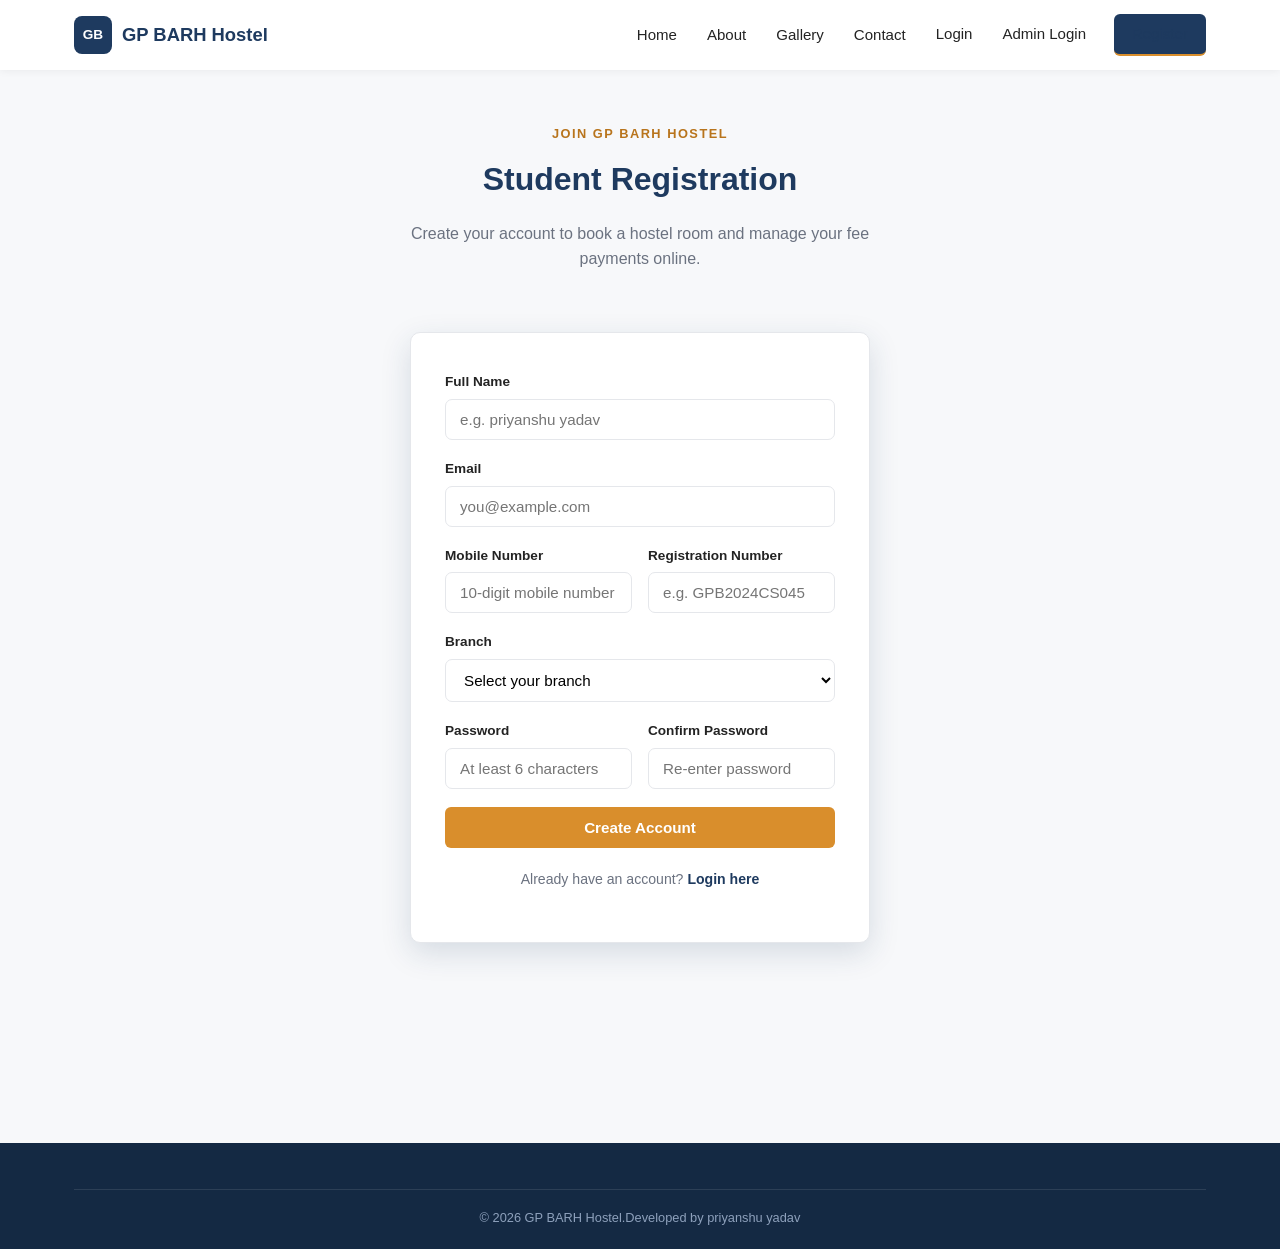
<file: register.html>
<!DOCTYPE html>
<html lang="en">
<head>
<meta charset="UTF-8" />
<meta name="viewport" content="width=device-width, initial-scale=1.0" />
<title>Student Registration | GP BARH Hostel</title>
<link rel="stylesheet" href="css/style.css" />
</head>
<body>

<nav class="navbar">
  <div class="nav-inner">
    <a href="index.html" class="brand"><span class="brand-badge">GB</span>GP BARH Hostel</a>
    <ul class="nav-links" id="navLinks">
      <li><a href="index.html">Home</a></li>
      <li><a href="about.html">About</a></li>
      <li><a href="gallery.html">Gallery</a></li>
      <li><a href="contact.html">Contact</a></li>
      <li id="navAuthSlot" style="display:flex; gap:26px; align-items:center;">
        <a href="login.html">Login</a>
        <a href="admin-login.html">Admin Login</a>
        <a href="register.html" class="nav-cta">Register</a>
      </li>
    </ul>
    <button class="hamburger" id="hamburger" aria-label="Toggle menu"><span></span><span></span><span></span></button>
  </div>
</nav>

<section class="section" style="padding-top:50px;">
  <div class="container" style="max-width:560px;">
    <div class="section-header">
      <span class="eyebrow">Join GP BARH Hostel</span>
      <h2>Student Registration</h2>
      <p>Create your account to book a hostel room and manage your fee payments online.</p>
    </div>

    <div class="form-wrap">
      <div id="registerAlert" class="alert-box"></div>
      <form id="registerForm" novalidate>
        <div class="form-group">
          <label for="name">Full Name</label>
          <input type="text" id="name" placeholder="e.g. priyanshu yadav" required />
        </div>
        <div class="form-group">
          <label for="email">Email</label>
          <input type="email" id="email" placeholder="you@example.com" required />
        </div>
        <div class="form-row">
          <div class="form-group">
            <label for="mobile">Mobile Number</label>
            <input type="tel" id="mobile" placeholder="10-digit mobile number" required />
          </div>
          <div class="form-group">
            <label for="registrationNumber">Registration Number</label>
            <input type="text" id="registrationNumber" placeholder="e.g. GPB2024CS045" required />
          </div>
        </div>
        <div class="form-group">
          <label for="branch">Branch</label>
          <select id="branch" required>
            <option value="">Select your branch</option>
            <option>Artificial intelligence and mechine learning</option>
            <option>Mechanical CAD/CAM</option>
            <option>Electrical Roboticd</option>
            <option>Civil Construction  </option>
          </select>
        </div>
        <div class="form-row">
          <div class="form-group">
            <label for="password">Password</label>
            <input type="password" id="password" placeholder="At least 6 characters" required />
          </div>
          <div class="form-group">
            <label for="confirmPassword">Confirm Password</label>
            <input type="password" id="confirmPassword" placeholder="Re-enter password" required />
          </div>
        </div>
        <button type="submit" class="btn btn-primary btn-block" id="registerBtn">Create Account</button>
        <p class="form-footer-link">Already have an account? <a href="login.html">Login here</a></p>
      </form>
    </div>
  </div>
</section>

<footer class="footer">
  <div class="container">
    <div class="footer-bottom">&copy; 2026 GP BARH Hostel.Developed by priyanshu yadav</div>
  </div>
</footer>

<script src="js/main.js"></script>
<script src="js/auth.js"></script>
</body>
</html>
</file>
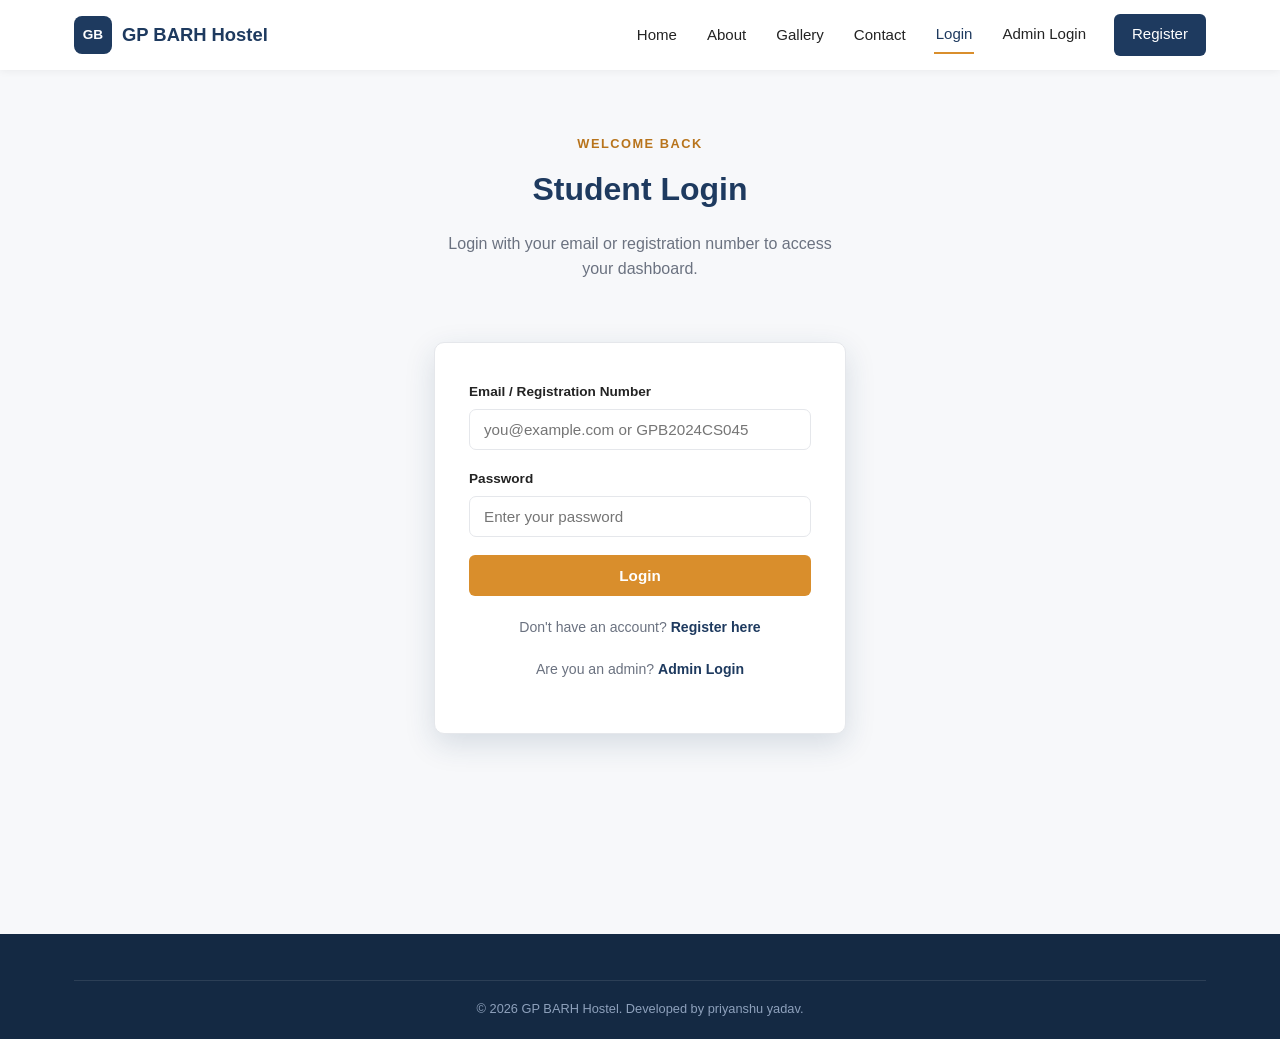
<file: roombook.html>
<!DOCTYPE html>
<html lang="en">
<head>
<meta charset="UTF-8" />
<meta name="viewport" content="width=device-width, initial-scale=1.0" />
<title>Room Booking | GP BARH Hostel</title>
<link rel="stylesheet" href="css/style.css" />
</head>
<body>

<nav class="navbar">
  <div class="nav-inner">
    <a href="index.html" class="brand"><span class="brand-badge">GB</span>GP BARH Hostel</a>
  </div>
</nav>

<div class="dash-layout">
  <aside class="sidebar">
    <div class="side-title">Student Panel</div>
    <a href="dashboard.html">🏠 Dashboard</a>
    <a href="roombook.html" class="active">🛏️ Room Book</a>
    <a href="payment.html">💳 Payment</a>
    <a href="payment.html#receipt">🧾 Receipt</a>
    <a href="profile.html">👤 Profile</a>
    <a href="#" id="logoutLink">🚪 Logout</a>
  </aside>

  <main class="dash-main">
    <div class="dash-header">
      <h1>Room Booking</h1>
      <div class="user-chip">👋 <span id="chipName">Loading...</span></div>
    </div>

    <div class="grid grid-2">
      <div class="form-wrap" style="margin:0;">
        <div id="bookingAlert" class="alert-box"></div>
        <form id="bookingForm" novalidate>
          <div class="form-group">
            <label>Student Name</label>
            <input type="text" id="studentName" disabled />
          </div>
          <div class="form-row">
            <div class="form-group">
              <label>Registration Number</label>
              <input type="text" id="registrationNumber" disabled />
            </div>
            <div class="form-group">
              <label>Branch</label>
              <input type="text" id="branch" disabled />
            </div>
          </div>
          <div class="form-row">
            <div class="form-group">
              <label for="hostelFee">Hostel Fee (₹)</label>
              <input type="number" id="hostelFee" min="0" value="15000" required />
            </div>
            <div class="form-group">
              <label for="messFee">Mess Fee (₹)</label>
              <input type="number" id="messFee" min="0" value="9000" required />
            </div>
          </div>
          <div class="form-group">
            <label>Total Fee</label>
            <input type="text" id="totalFee" disabled style="font-weight:700; color:var(--primary);" />
          </div>
          <button type="submit" class="btn btn-primary btn-block" id="bookingSubmitBtn">Proceed to Payment</button>
        </form>
      </div>

      <div class="card">
        <h3>Fee Structure (per semester)</h3>
        <table class="info-table">
          <tr><td>Hostel Fee</td><td>₹ 15,000</td></tr>
          <tr><td>Mess Fee</td><td>₹ 9,000</td></tr>
          <tr><td>Total</td><td>₹ 24,000</td></tr>
        </table>
        <p class="mt-1" style="color:var(--muted); font-size:0.85rem;">
          Fee amounts are pre-filled based on the standard hostel fee structure but can be
          adjusted if a different fee slab applies to you (e.g. partial scholarship). Your
          booking will be reviewed by the hostel administration.
        </p>
      </div>
    </div>
  </main>
</div>

<script src="js/main.js"></script>
<script src="js/booking.js"></script>
</body>
</html>
</file>
<file: css/style.css>
/* ==========================================================
   GP BARH HOSTEL - Stylesheet
   ========================================================== */

:root {
  --primary: #1e3a5f;
  --primary-dark: #142943;
  --accent: #d98e2c;
  --accent-dark: #b8741c;
  --bg: #f7f8fa;
  --white: #ffffff;
  --text: #232323;
  --muted: #6b7280;
  --border: #e5e7eb;
  --success: #1e8a4c;
  --error: #c0392b;
  --pending: #b8860b;
  --radius: 10px;
  --shadow: 0 2px 10px rgba(30, 58, 95, 0.08);
  --shadow-lg: 0 10px 30px rgba(30, 58, 95, 0.15);
  font-size: 16px;
}

* { box-sizing: border-box; }

body {
  margin: 0;
  font-family: "Segoe UI", Roboto, "Helvetica Neue", Arial, sans-serif;
  background: var(--bg);
  color: var(--text);
  line-height: 1.6;
}

a { text-decoration: none; color: inherit; }
ul { list-style: none; margin: 0; padding: 0; }
img { max-width: 100%; display: block; }

.container {
  max-width: 1180px;
  margin: 0 auto;
  padding: 0 24px;
}

/* ---------- Buttons ---------- */
.btn {
  display: inline-block;
  padding: 12px 26px;
  border-radius: 6px;
  font-weight: 600;
  font-size: 0.95rem;
  cursor: pointer;
  border: none;
  transition: transform 0.15s ease, box-shadow 0.15s ease, background 0.15s ease;
}
.btn:hover { transform: translateY(-2px); }
.btn-primary { background: var(--accent); color: #fff; }
.btn-primary:hover { background: var(--accent-dark); }
.btn-outline { background: transparent; color: #fff; border: 2px solid #fff; }
.btn-outline:hover { background: #fff; color: var(--primary); }
.btn-dark { background: var(--primary); color: #fff; }
.btn-dark:hover { background: var(--primary-dark); }
.btn-block { width: 100%; }
.btn-sm { padding: 7px 14px; font-size: 0.82rem; border-radius: 5px; }
.btn-danger { background: var(--error); color: #fff; }
.btn-success { background: var(--success); color: #fff; }

/* ---------- Navbar ---------- */
.navbar {
  position: sticky;
  top: 0;
  z-index: 100;
  background: var(--white);
  box-shadow: 0 1px 8px rgba(0,0,0,0.06);
}
.nav-inner {
  max-width: 1180px;
  margin: 0 auto;
  padding: 14px 24px;
  display: flex;
  align-items: center;
  justify-content: space-between;
}
.brand {
  display: flex;
  align-items: center;
  gap: 10px;
  font-weight: 800;
  font-size: 1.15rem;
  color: var(--primary);
}
.brand-badge {
  width: 38px; height: 38px;
  background: var(--primary);
  color: #fff;
  border-radius: 8px;
  display: flex; align-items: center; justify-content: center;
  font-size: 0.85rem; font-weight: 800;
}
.nav-links {
  display: flex;
  align-items: center;
  gap: 26px;
}
.nav-links a {
  font-weight: 500;
  font-size: 0.94rem;
  color: var(--text);
  padding: 6px 2px;
  border-bottom: 2px solid transparent;
  transition: color .15s, border-color .15s;
}
.nav-links a:hover, .nav-links a.active { color: var(--primary); border-color: var(--accent); }
.nav-links .nav-cta {
  background: var(--primary); color: #fff; padding: 8px 18px; border-radius: 6px;
}
.nav-links .nav-cta:hover { background: var(--primary-dark); border-color: transparent; }
.hamburger {
  display: none;
  flex-direction: column;
  gap: 5px;
  background: none;
  border: none;
  cursor: pointer;
  padding: 6px;
}
.hamburger span { width: 24px; height: 2px; background: var(--primary); display: block; }

@media (max-width: 860px) {
  .hamburger { display: flex; }
  .nav-links {
    position: absolute;
    top: 100%; left: 0; right: 0;
    background: #fff;
    flex-direction: column;
    align-items: flex-start;
    gap: 0;
    box-shadow: var(--shadow);
    max-height: 0;
    overflow: hidden;
    transition: max-height .25s ease;
  }
  .nav-links.open { max-height: 500px; }
  .nav-links a { width: 100%; padding: 14px 24px; border-bottom: 1px solid var(--border); }
  .nav-links .nav-cta { margin: 10px 24px; text-align: center; }
}

/* ---------- Hero ---------- */
.hero {
  position: relative;
  min-height: 88vh;
  display: flex;
  align-items: center;
  color: #fff;
  background: 
    url("../images/m3.jpeg") center/cover no-repeat;
}
.hero-content { max-width: 680px; padding: 0 24px; }
.hero-content .tagline {
  display: inline-block;
  background: rgba(217, 142, 44, 0.18);
  border: 1px solid var(--accent);
  color: #ffd699;
  padding: 5px 14px;
  border-radius: 20px;
  font-size: 0.78rem;
  letter-spacing: 0.5px;
  margin-bottom: 18px;
}
.hero-content h1 {
  font-size: 3rem;
  margin: 0 0 12px;
  font-weight: 800;
  letter-spacing: 0.5px;
  color: black;
}
.hero-content h2 {
  font-size: 1.15rem;
  font-weight: 400;
  color: black;
  margin: 0 0 18px;
}
.hero-content p { color: black; margin-bottom: 30px; max-width: 560px; }
.hero-buttons { display: flex; gap: 14px; flex-wrap: wrap; }

@media (max-width: 640px) {
  .hero-content h1 { font-size: 2.1rem; }
}

/* ---------- Sections ---------- */
.section { padding: 80px 0; }
.section-alt { background: #fff; }
.section-header { text-align: center; max-width: 640px; margin: 0 auto 50px; }
.section-header .eyebrow {
  color: var(--accent-dark);
  font-weight: 700;
  font-size: 0.8rem;
  letter-spacing: 1.5px;
  text-transform: uppercase;
}
.section-header h2 { font-size: 2rem; margin: 8px 0 12px; color: var(--primary); }
.section-header p { color: var(--muted); }

/* ---------- Cards ---------- */
.grid { display: grid; gap: 26px; }
.grid-3 { grid-template-columns: repeat(3, 1fr); }
.grid-2 { grid-template-columns: repeat(2, 1fr); }
@media (max-width: 900px) { .grid-3, .grid-2 { grid-template-columns: 1fr 1fr; } }
@media (max-width: 640px) { .grid-3, .grid-2 { grid-template-columns: 1fr; } }

.card {
  background: #fff;
  border-radius: var(--radius);
  padding: 30px 26px;
  box-shadow: var(--shadow);
  border: 1px solid var(--border);
  transition: transform .18s ease, box-shadow .18s ease;
}
.card:hover { transform: translateY(-5px); box-shadow: var(--shadow-lg); }
.card .icon {
  width: 52px; height: 52px;
  background: rgba(30, 58, 95, 0.08);
  color: var(--primary);
  border-radius: 10px;
  display: flex; align-items: center; justify-content: center;
  font-size: 1.4rem;
  margin-bottom: 16px;
}
.card h3 { margin: 0 0 8px; font-size: 1.1rem; color: var(--primary); }
.card p { color: var(--muted); font-size: 0.93rem; margin: 0; }

/* ---------- Stats / summary ---------- */
.stats-grid { display: grid; grid-template-columns: repeat(4, 1fr); gap: 20px; }
@media (max-width: 900px) { .stats-grid { grid-template-columns: 1fr 1fr; } }
.stat-card {
  background: #fff;
  border-radius: var(--radius);
  padding: 22px;
  box-shadow: var(--shadow);
  border-left: 4px solid var(--accent);
}
.stat-card .value { font-size: 1.8rem; font-weight: 800; color: var(--primary); }
.stat-card .label { color: var(--muted); font-size: 0.85rem; margin-top: 4px; }

/* ---------- Forms ---------- */
.form-wrap {
  max-width: 460px;
  margin: 60px auto;
  background: #fff;
  padding: 38px 34px;
  border-radius: var(--radius);
  box-shadow: var(--shadow-lg);
  border: 1px solid var(--border);
}
.form-wrap.wide { max-width: 640px; }
.form-wrap h1 { color: var(--primary); font-size: 1.5rem; margin: 0 0 6px; text-align: center; }
.form-wrap .subtitle { text-align: center; color: var(--muted); font-size: 0.9rem; margin-bottom: 26px; }

.form-group { margin-bottom: 18px; }
.form-group label { display: block; font-size: 0.85rem; font-weight: 600; margin-bottom: 6px; color: var(--text); }
.form-row { display: grid; grid-template-columns: 1fr 1fr; gap: 16px; }
@media (max-width: 520px) { .form-row { grid-template-columns: 1fr; } }

input, select, textarea {
  width: 100%;
  padding: 11px 14px;
  border: 1.5px solid var(--border);
  border-radius: 7px;
  font-size: 0.95rem;
  font-family: inherit;
  transition: border-color .15s;
  background: #fff;
}
input:focus, select:focus, textarea:focus { outline: none; border-color: var(--primary); }
input.invalid, select.invalid, textarea.invalid { border-color: var(--error); }
.field-error { color: var(--error); font-size: 0.78rem; margin-top: 5px; display: none; }
.field-error.show { display: block; }

.form-footer-link { text-align: center; margin-top: 20px; font-size: 0.88rem; color: var(--muted); }
.form-footer-link a { color: var(--primary); font-weight: 600; }

/* ---------- Alerts / Toast ---------- */
#toast-container {
  position: fixed;
  top: 20px; right: 20px;
  z-index: 9999;
  display: flex;
  flex-direction: column;
  gap: 10px;
}
.toast {
  min-width: 260px;
  max-width: 340px;
  padding: 14px 18px;
  border-radius: 8px;
  color: #fff;
  font-size: 0.88rem;
  box-shadow: var(--shadow-lg);
  animation: slideIn .25s ease;
}
.toast.success { background: var(--success); }
.toast.error { background: var(--error); }
.toast.info { background: var(--primary); }
@keyframes slideIn { from { transform: translateX(100%); opacity: 0; } to { transform: translateX(0); opacity: 1; } }

.alert-box {
  padding: 12px 16px;
  border-radius: 7px;
  font-size: 0.88rem;
  margin-bottom: 18px;
  display: none;
}
.alert-box.show { display: block; }
.alert-box.success { background: #e5f6ec; color: var(--success); border: 1px solid #b8e3c8; }
.alert-box.error { background: #fdeceb; color: var(--error); border: 1px solid #f5c6c1; }

/* ---------- Badges ---------- */
.badge {
  display: inline-block;
  padding: 4px 12px;
  border-radius: 20px;
  font-size: 0.75rem;
  font-weight: 700;
}
.badge-success { background: #e5f6ec; color: var(--success); }
.badge-pending { background: #fdf3dc; color: var(--pending); }
.badge-error { background: #fdeceb; color: var(--error); }
.badge-info { background: #e6ecf5; color: var(--primary); }

/* ---------- Dashboard layout ---------- */
.dash-layout { display: flex; min-height: calc(100vh - 66px); }
.sidebar {
  width: 250px;
  background: var(--primary);
  color: #fff;
  padding: 26px 0;
  flex-shrink: 0;
}
.sidebar .side-title { padding: 0 24px 20px; font-size: 0.75rem; letter-spacing: 1px; color: #a9bdd6; text-transform: uppercase; }
.sidebar a {
  display: flex;
  align-items: center;
  gap: 10px;
  padding: 13px 24px;
  color: #d6e1f0;
  font-size: 0.92rem;
  font-weight: 500;
  border-left: 3px solid transparent;
}
.sidebar a:hover, .sidebar a.active { background: rgba(255,255,255,0.08); color: #fff; border-left-color: var(--accent); }
.dash-main { flex: 1; padding: 34px; max-width: 100%; overflow-x: auto; }
.dash-header { display: flex; justify-content: space-between; align-items: center; margin-bottom: 28px; flex-wrap: wrap; gap: 14px; }
.dash-header h1 { margin: 0; font-size: 1.5rem; color: var(--primary); }
.user-chip { display: flex; align-items: center; gap: 10px; background: #fff; padding: 8px 16px; border-radius: 30px; box-shadow: var(--shadow); font-size: 0.88rem; }

@media (max-width: 900px) {
  .dash-layout { flex-direction: column; }
  .sidebar { width: 100%; padding: 12px 0; display: flex; overflow-x: auto; }
  .sidebar .side-title { display: none; }
  .sidebar a { border-left: none; border-bottom: 3px solid transparent; white-space: nowrap; }
  .sidebar a.active { border-left-color: transparent; border-bottom-color: var(--accent); }
}

/* ---------- Info table (dashboard summary) ---------- */
.info-table { width: 100%; border-collapse: collapse; background: #fff; border-radius: var(--radius); overflow: hidden; box-shadow: var(--shadow); }
.info-table td { padding: 14px 20px; border-bottom: 1px solid var(--border); font-size: 0.92rem; }
.info-table tr:last-child td { border-bottom: none; }
.info-table td:first-child { font-weight: 600; color: var(--muted); width: 40%; }

/* ---------- Data tables ---------- */
.table-wrap { background: #fff; border-radius: var(--radius); box-shadow: var(--shadow); overflow: hidden; }
.table-toolbar { display: flex; justify-content: space-between; align-items: center; padding: 18px 20px; border-bottom: 1px solid var(--border); flex-wrap: wrap; gap: 12px; }
.table-toolbar input { max-width: 260px; }
table.data-table { width: 100%; border-collapse: collapse; font-size: 0.88rem; }
table.data-table th {
  text-align: left; padding: 13px 16px; background: #f2f4f7; color: var(--muted);
  font-size: 0.75rem; text-transform: uppercase; letter-spacing: 0.5px; white-space: nowrap;
}
table.data-table td { padding: 13px 16px; border-top: 1px solid var(--border); white-space: nowrap; }
table.data-table tbody tr:hover { background: #fafbfc; }
.pagination { display: flex; gap: 8px; justify-content: center; padding: 18px; }
.pagination button {
  border: 1px solid var(--border); background: #fff; padding: 7px 13px; border-radius: 6px; cursor: pointer; font-size: 0.85rem;
}
.pagination button.active { background: var(--primary); color: #fff; border-color: var(--primary); }

/* ---------- Gallery ---------- */
.gallery-grid { display: grid; grid-template-columns: repeat(3, 1fr); gap: 18px; }
@media (max-width: 900px) { .gallery-grid { grid-template-columns: repeat(2, 1fr); } }
@media (max-width: 560px) { .gallery-grid { grid-template-columns: 1fr; } }
.gallery-item { border-radius: var(--radius); overflow: hidden; cursor: pointer; box-shadow: var(--shadow); position: relative; aspect-ratio: 4/3; }
.gallery-item img { width: 100%; height: 100%; object-fit: cover; transition: transform .3s; }
.gallery-item:hover img { transform: scale(1.08); }
.lightbox {
  display: none; position: fixed; inset: 0; background: rgba(10,15,25,0.92); z-index: 999;
  align-items: center; justify-content: center; padding: 30px;
}
.lightbox.open { display: flex; }
.lightbox img { max-width: 90vw; max-height: 85vh; border-radius: 8px; }
.lightbox-close { position: absolute; top: 24px; right: 34px; color: #fff; font-size: 2rem; cursor: pointer; background: none; border: none; }

/* ---------- Payment QR ---------- */
.qr-box { text-align: center; background: #fff; padding: 24px; border-radius: var(--radius); box-shadow: var(--shadow); }
.qr-box img { width: 220px; height: 220px; margin: 0 auto 14px; border: 6px solid #f1f1f1; border-radius: 10px; }

/* ---------- Receipt / success ---------- */
.success-box { text-align: center; padding: 60px 24px; }
.success-icon {
  width: 90px; height: 90px; border-radius: 50%;
  background: #e5f6ec; color: var(--success);
  display: flex; align-items: center; justify-content: center;
  font-size: 2.6rem; margin: 0 auto 22px;
}
.receipt-card {
  max-width: 560px; margin: 0 auto; background: #fff; border-radius: var(--radius);
  box-shadow: var(--shadow-lg); overflow: hidden; text-align: left;
}
.receipt-head { background: var(--primary); color: #fff; padding: 26px; text-align: center; }
.receipt-body { padding: 26px; }

/* ---------- Footer ---------- */
footer { background: var(--primary-dark); color: #cbd6e6; padding: 46px 0 20px; margin-top: 60px; }
.footer-grid { display: grid; grid-template-columns: 2fr 1fr 1fr; gap: 34px; margin-bottom: 30px; }
@media (max-width: 700px) { .footer-grid { grid-template-columns: 1fr; } }
footer h4 { color: #fff; margin: 0 0 14px; font-size: 0.95rem; }
footer a { color: #b7c4d8; font-size: 0.88rem; display: block; margin-bottom: 8px; }
footer a:hover { color: #fff; }
.footer-bottom { border-top: 1px solid rgba(255,255,255,0.1); padding-top: 18px; text-align: center; font-size: 0.8rem; color: #8ea1bc; }

/* ---------- Utility ---------- */
.text-center { text-align: center; }
.mt-1 { margin-top: 10px; } .mt-2 { margin-top: 20px; } .mt-3 { margin-top: 30px; }
.mb-1 { margin-bottom: 10px; } .mb-2 { margin-bottom: 20px; }
.loader {
  display: inline-block; width: 16px; height: 16px; border: 2px solid rgba(255,255,255,0.4);
  border-top-color: #fff; border-radius: 50%; animation: spin .7s linear infinite; vertical-align: middle;
}
@keyframes spin { to { transform: rotate(360deg); } }
.empty-state { text-align: center; padding: 50px 20px; color: var(--muted); }
</file>
